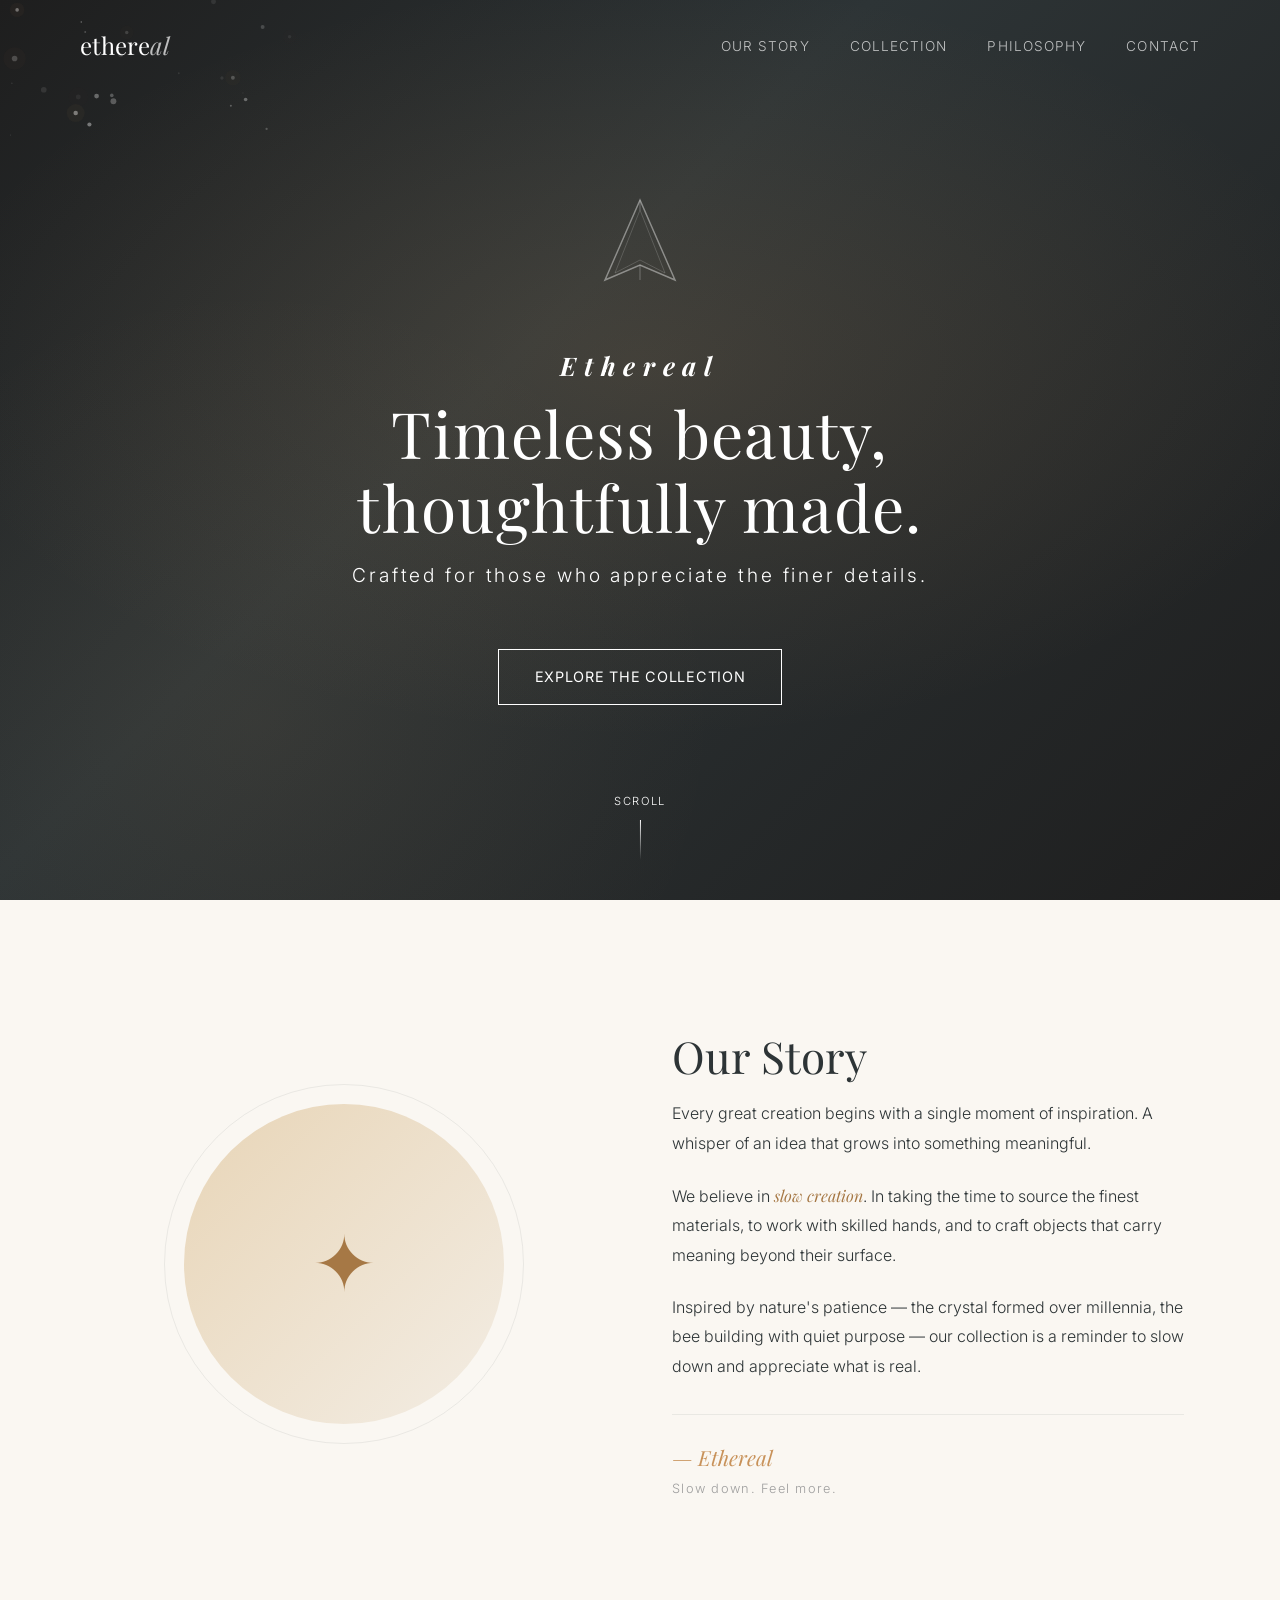
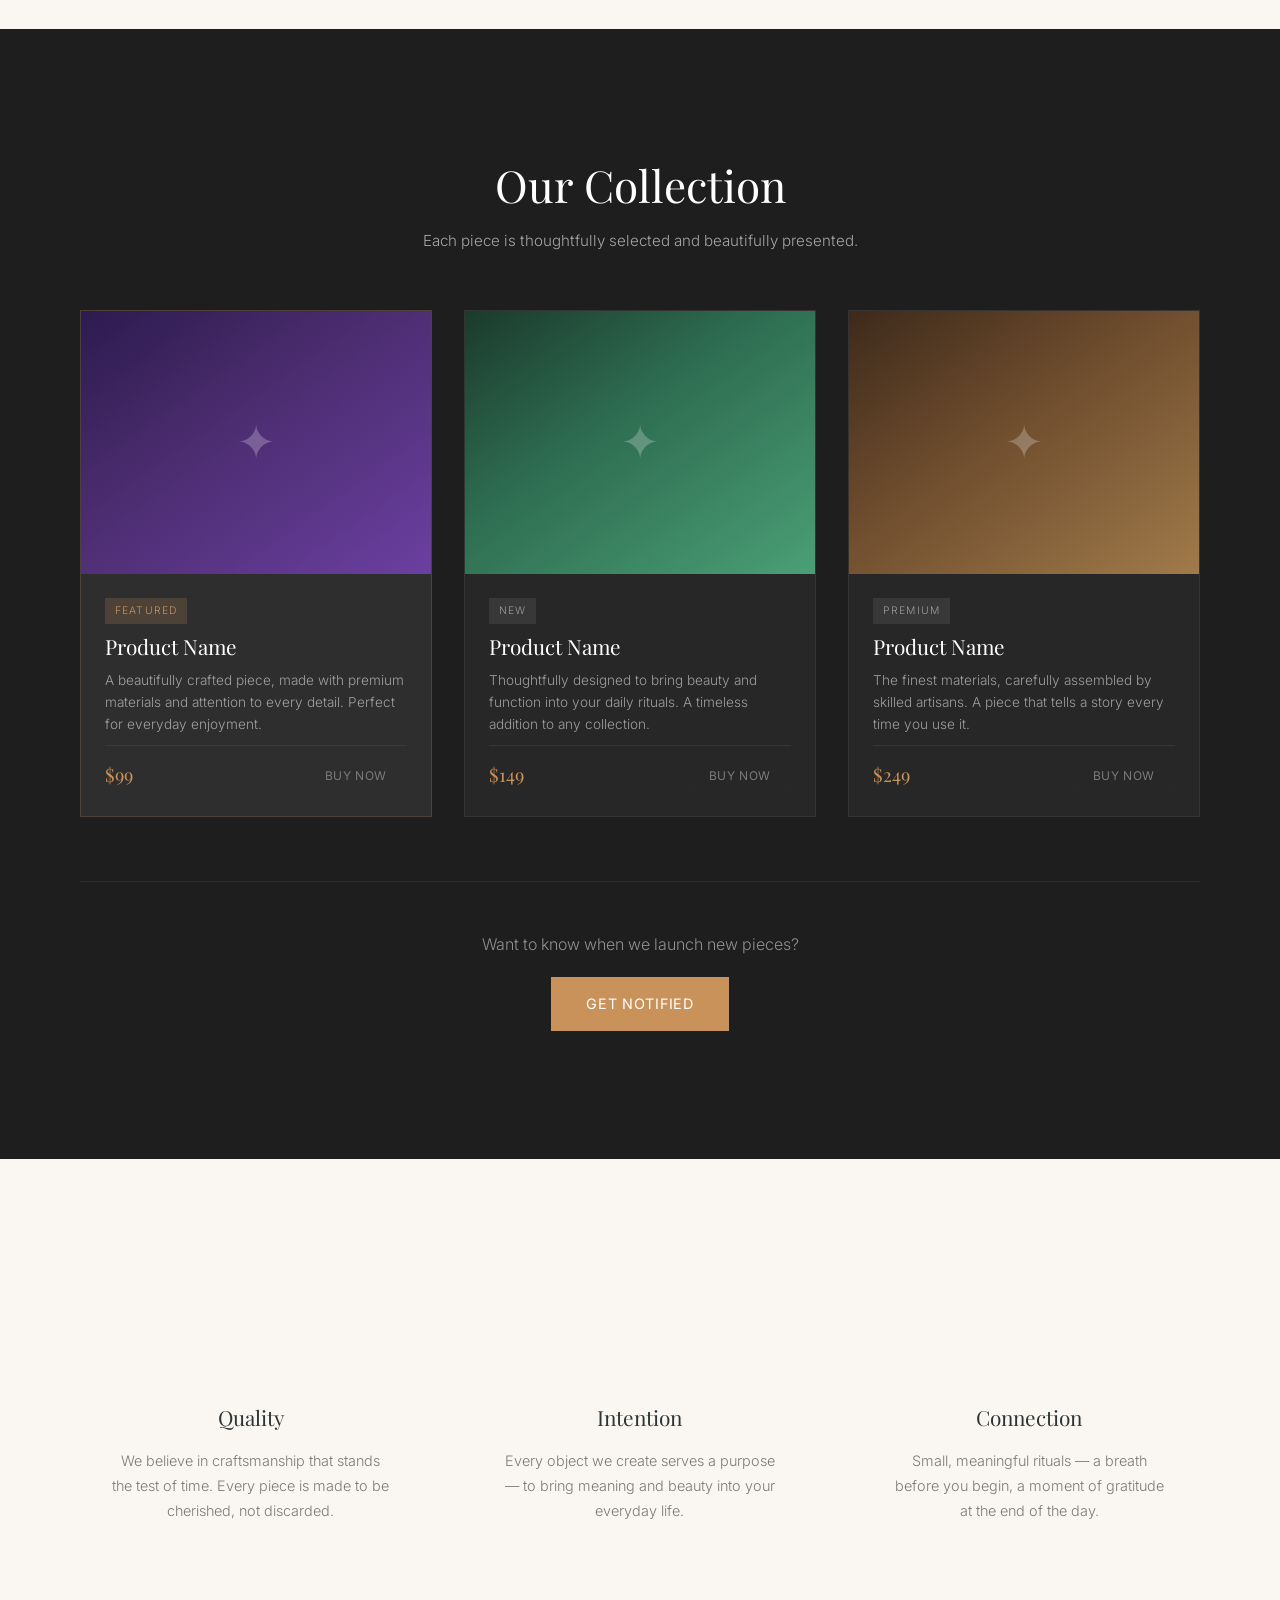
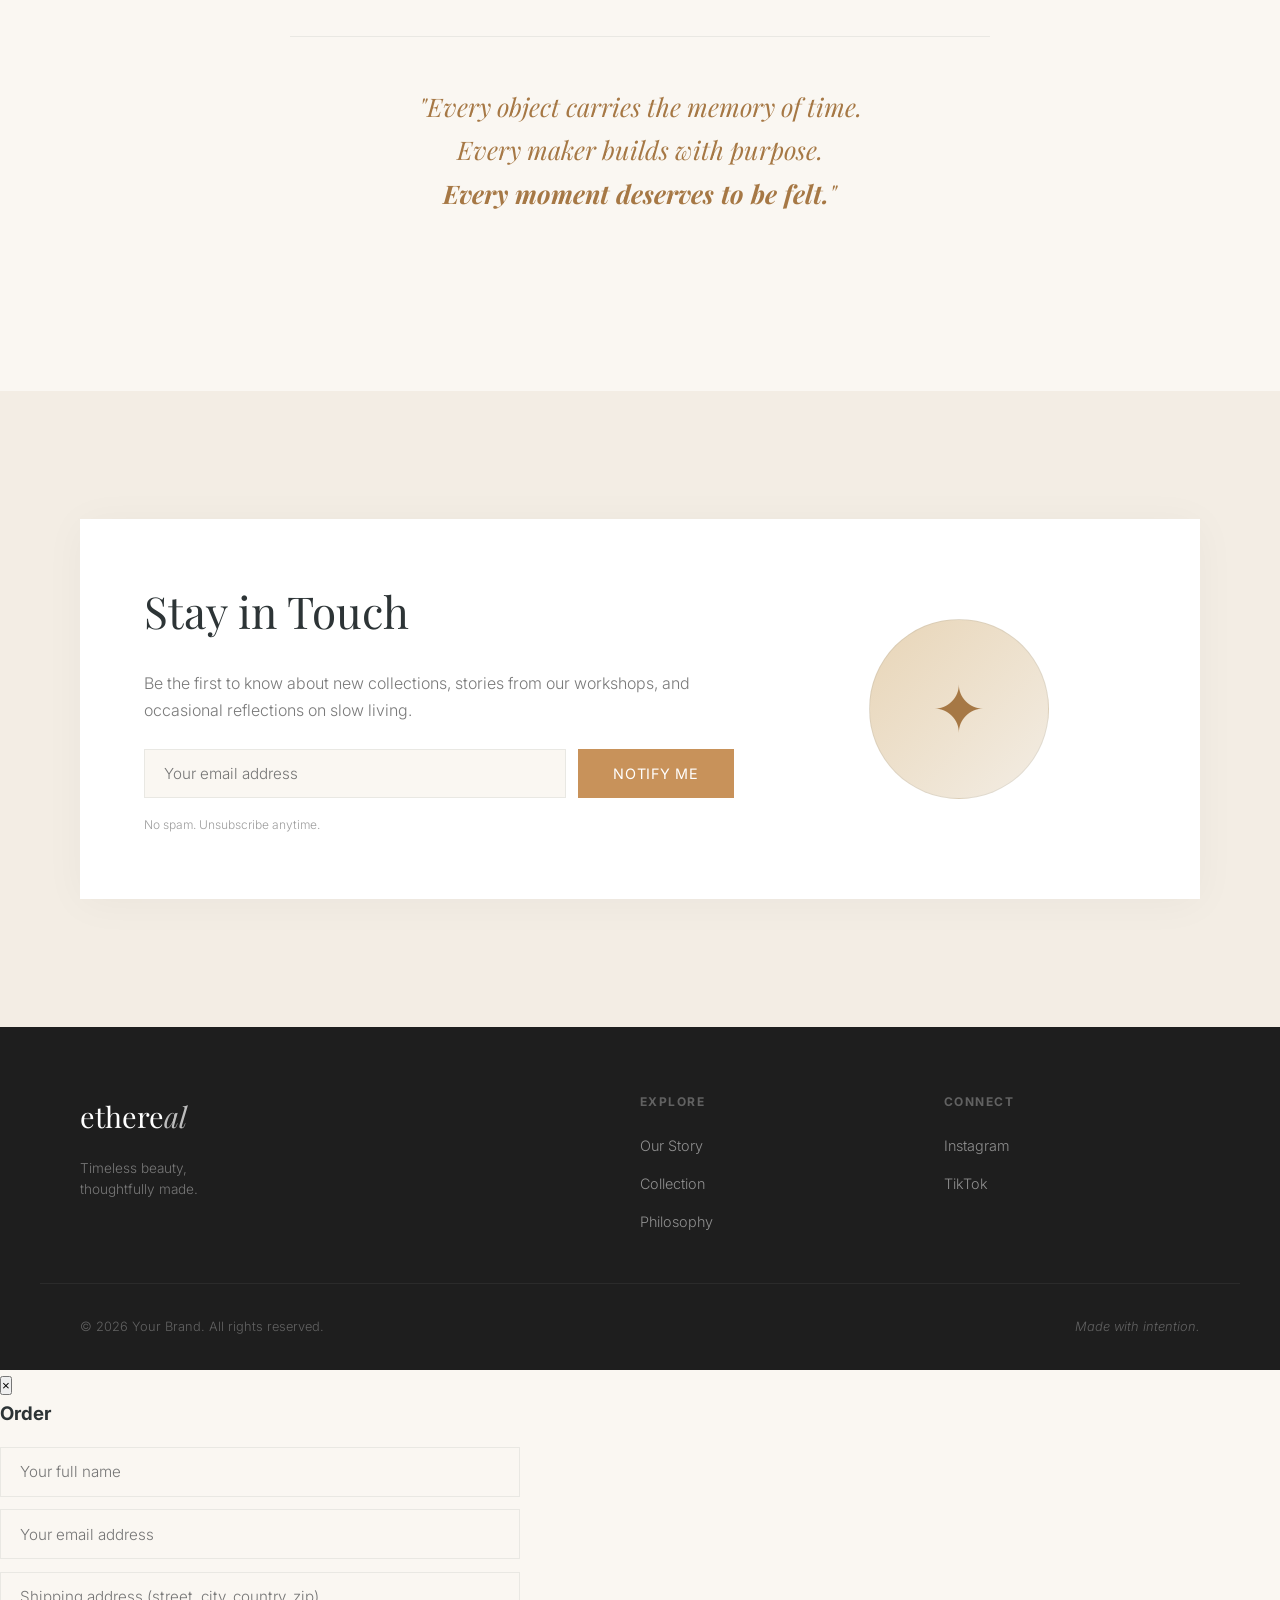
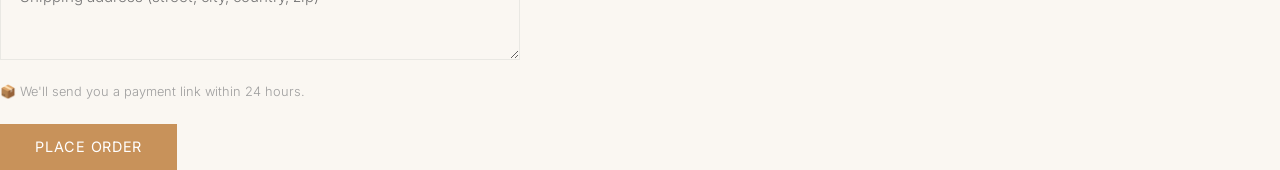
<file: index.html>
<!DOCTYPE html>
<!--
╔══════════════════════════════════════════════════════════════╗
║  ETHEREAL — Premium Brand Template                          ║
║  Design: Minimalist · Warm · Natural · Premium              ║
║  Animations: Floating particles · Reveal on scroll          ║
║              SVG stroke draw · Breathing glow                ║
║                                                              ║
║  HOW TO CUSTOMIZE:                                            ║
║  1. Open css/style.css → edit the :root variables           ║
║  2. Search "CUSTOMIZE" in this file for brand text          ║
║  3. Replace images in images/ directory                     ║
║  4. Deploy to any static host (GitHub Pages, Netlify, etc.) ║
║                                                              ║
║  Full documentation: documentation.html                      ║
╚══════════════════════════════════════════════════════════════╝
-->
<html lang="en">
<head>
  <meta charset="UTF-8" />
  <meta name="viewport" content="width=device-width, initial-scale=1.0" />
  <!-- ===== CUSTOMIZE: Meta ===== -->
  <meta name="description" content="Ethereal — Premium brand template for mindful, luxury, and lifestyle brands." />
  <title>Ethereal — Premium Brand Template</title>
  <link rel="preconnect" href="https://fonts.googleapis.com" />
  <link rel="preconnect" href="https://fonts.gstatic.com" crossorigin />
  <link href="https://fonts.googleapis.com/css2?family=Playfair+Display:ital,wght@0,400;0,600;1,400&family=Inter:wght@300;400;500&display=swap" rel="stylesheet" />
  <link rel="stylesheet" href="css/style.css" />
  <!-- Theme pack: add class="theme-noir" to <html> for dark luxury variant -->
  <link rel="stylesheet" href="css/themes.css" />
</head>
<body>

  <!-- ==================== NAV ==================== -->
  <nav class="nav" id="nav">
    <div class="nav__inner container">
      <!-- CUSTOMIZE: Brand name -->
      <a href="#" class="nav__logo">ethere<span class="nav__logo--ee">al</span></a>
      <button class="nav__toggle" id="navToggle" aria-label="Menu">
        <span></span><span></span><span></span>
      </button>
      <ul class="nav__links" id="navLinks">
        <!-- CUSTOMIZE: Nav links -->
        <li><a href="#story">Our Story</a></li>
        <li><a href="#products">Collection</a></li>
        <li><a href="#philosophy">Philosophy</a></li>
        <li><a href="#contact">Contact</a></li>
      </ul>
    </div>
  </nav>

  <!-- ==================== HERO ==================== -->
  <section class="hero" id="hero">
    <div class="hero__bg"></div>
    <canvas class="hero__particles" id="heroParticles"></canvas>
    <div class="hero__content container">
      <!-- CUSTOMIZE: Hero icon (SVG or emoji) -->
      <div class="hero__icon">
        <svg viewBox="0 0 80 100" width="80" height="100">
          <polygon points="40,5 75,85 40,70 5,85" fill="none" stroke="currentColor" stroke-width="1.5" opacity="0.6"/>
          <polygon points="40,15 65,78 40,65 15,78" fill="none" stroke="currentColor" stroke-width="0.8" opacity="0.3"/>
          <line x1="40" y1="5" x2="40" y2="15" stroke="currentColor" stroke-width="1" opacity="0.4"/>
          <line x1="40" y1="70" x2="40" y2="85" stroke="currentColor" stroke-width="1" opacity="0.4"/>
        </svg>
      </div>
      <h1 class="hero__title">
        <!-- CUSTOMIZE: Hero text -->
        <span class="hero__title--small">Ethereal</span>
        <span class="hero__title--large">Timeless beauty,<br/>thoughtfully made.</span>
        <span class="hero__title--sub">Crafted for those who appreciate the finer details.</span>
      </h1>
      <a href="#products" class="btn btn--outline hero__cta">Explore the collection</a>
    </div>
    <div class="hero__scroll">
      <span>Scroll</span>
      <div class="hero__scroll-line"></div>
    </div>
  </section>

  <!-- ==================== STORY ==================== -->
  <section class="story" id="story">
    <div class="container">
      <div class="story__grid">
        <div class="story__visual">
          <div class="story__shape">
            <div class="story__shape-inner">
              <span class="story__icon">✦</span>
            </div>
          </div>
        </div>
        <div class="story__text">
          <!-- CUSTOMIZE: Story section -->
          <h2 class="section-title">Our Story</h2>
          <p class="story__p">
            Every great creation begins with a single moment of inspiration.
            A whisper of an idea that grows into something meaningful.
          </p>
          <p class="story__p">
            We believe in <em>slow creation</em>. In taking the time to
            source the finest materials, to work with skilled hands, and
            to craft objects that carry meaning beyond their surface.
          </p>
          <p class="story__p">
            Inspired by nature's patience — the crystal formed over millennia,
            the bee building with quiet purpose — our collection is a
            reminder to slow down and appreciate what is real.
          </p>
          <div class="story__signature">
            <span class="story__sig-text">— Ethereal</span>
            <span class="story__sig-sub">Slow down. Feel more.</span>
          </div>
        </div>
      </div>
    </div>
  </section>

  <!-- ==================== PRODUCTS / COLLECTION ==================== -->
  <section class="products" id="products">
    <div class="container">
      <div class="products__header">
        <h2 class="section-title section-title--light">Our Collection</h2>
        <p class="products__intro">
          Each piece is thoughtfully selected and beautifully presented.
        </p>
      </div>

      <div class="products__grid">
        <!-- ===== CUSTOMIZE: Products ===== -->
        <!-- Product 1 -->
        <article class="product-card product-card--featured">
          <div class="product-card__visual">
            <div class="product-card__placeholder product-card__placeholder--1">
              <span class="product-card__placeholder-icon">✦</span>
            </div>
          </div>
          <div class="product-card__body">
            <span class="product-card__tag product-card__tag--featured">Featured</span>
            <h3 class="product-card__title">Product Name</h3>
            <p class="product-card__desc">
              A beautifully crafted piece, made with premium materials
              and attention to every detail. Perfect for everyday enjoyment.
            </p>
            <div class="product-card__footer">
              <span class="product-card__price">$99</span>
              <button class="btn btn--small btn--ghost buy-btn">Buy Now</button>
            </div>
          </div>
        </article>

        <!-- Product 2 -->
        <article class="product-card">
          <div class="product-card__visual">
            <div class="product-card__placeholder product-card__placeholder--2">
              <span class="product-card__placeholder-icon">✦</span>
            </div>
          </div>
          <div class="product-card__body">
            <span class="product-card__tag">New</span>
            <h3 class="product-card__title">Product Name</h3>
            <p class="product-card__desc">
              Thoughtfully designed to bring beauty and function
              into your daily rituals. A timeless addition to any collection.
            </p>
            <div class="product-card__footer">
              <span class="product-card__price">$149</span>
              <button class="btn btn--small btn--ghost buy-btn">Buy Now</button>
            </div>
          </div>
        </article>

        <!-- Product 3 -->
        <article class="product-card">
          <div class="product-card__visual">
            <div class="product-card__placeholder product-card__placeholder--3">
              <span class="product-card__placeholder-icon">✦</span>
            </div>
          </div>
          <div class="product-card__body">
            <span class="product-card__tag">Premium</span>
            <h3 class="product-card__title">Product Name</h3>
            <p class="product-card__desc">
              The finest materials, carefully assembled by skilled artisans.
              A piece that tells a story every time you use it.
            </p>
            <div class="product-card__footer">
              <span class="product-card__price">$249</span>
              <button class="btn btn--small btn--ghost buy-btn">Buy Now</button>
            </div>
          </div>
        </article>
      </div>

      <div class="products__cta">
        <p>Want to know when we launch new pieces?</p>
        <a href="#contact" class="btn btn--primary">Get notified</a>
      </div>
    </div>
  </section>

  <!-- ==================== PHILOSOPHY ==================== -->
  <section class="philosophy" id="philosophy">
    <div class="container">
      <div class="philosophy__grid">
        <!-- CUSTOMIZE: Philosophy items -->
        <div class="philosophy__item">
          <div class="philosophy__icon">
            <svg viewBox="0 0 48 48" width="48" height="48">
              <circle cx="24" cy="24" r="20" fill="none" stroke="currentColor" stroke-width="1"/>
              <path d="M24 12v12l8 8" fill="none" stroke="currentColor" stroke-width="1.5" stroke-linecap="round"/>
            </svg>
          </div>
          <h3 class="philosophy__title">Quality</h3>
          <p class="philosophy__text">
            We believe in craftsmanship that stands the test of time.
            Every piece is made to be cherished, not discarded.
          </p>
        </div>
        <div class="philosophy__item">
          <div class="philosophy__icon">
            <svg viewBox="0 0 48 48" width="48" height="48">
              <path d="M24 8C16 8 12 14 12 20c0 8 12 20 12 20s12-12 12-20c0-6-4-12-12-12z" fill="none" stroke="currentColor" stroke-width="1.5"/>
              <circle cx="24" cy="20" r="4" fill="none" stroke="currentColor" stroke-width="1"/>
            </svg>
          </div>
          <h3 class="philosophy__title">Intention</h3>
          <p class="philosophy__text">
            Every object we create serves a purpose — to bring meaning
            and beauty into your everyday life.
          </p>
        </div>
        <div class="philosophy__item">
          <div class="philosophy__icon">
            <svg viewBox="0 0 48 48" width="48" height="48">
              <path d="M12 36c0-6 4-10 12-18S36 18 36 24" fill="none" stroke="currentColor" stroke-width="1.5" stroke-linecap="round"/>
              <path d="M28 36h8v-8" fill="none" stroke="currentColor" stroke-width="1.5" stroke-linecap="round" stroke-linejoin="round"/>
            </svg>
          </div>
          <h3 class="philosophy__title">Connection</h3>
          <p class="philosophy__text">
            Small, meaningful rituals — a breath before you begin,
            a moment of gratitude at the end of the day.
          </p>
        </div>
      </div>

      <div class="philosophy__quote">
        <blockquote>
          "Every object carries the memory of time.<br/>
          Every maker builds with purpose.<br/>
          <strong>Every moment deserves to be felt.</strong>"
        </blockquote>
      </div>
    </div>
  </section>

  <!-- ==================== CONTACT ==================== -->
  <section class="contact" id="contact">
    <div class="container">
      <div class="contact__card">
        <div class="contact__content">
          <!-- CUSTOMIZE: Contact text -->
          <h2 class="section-title">Stay in Touch</h2>
          <p class="contact__text">
            Be the first to know about new collections, stories from our
            workshops, and occasional reflections on slow living.
          </p>
          <form class="contact__form" id="waitlistForm">
            <input
              type="email"
              id="emailInput"
              class="contact__input"
              placeholder="Your email address"
              required
              aria-label="Email address"
            />
            <button type="submit" class="btn btn--primary contact__btn">Notify me</button>
          </form>
          <p class="contact__privacy">
            No spam. Unsubscribe anytime.
          </p>
          <div class="contact__success" id="successMsg">
            Thank you! We'll be in touch.
          </div>
        </div>
        <div class="contact__visual">
          <div class="contact__circle"></div>
          <span class="contact__icon">✦</span>
        </div>
      </div>
    </div>
  </section>

  <!-- ==================== FOOTER ==================== -->
  <footer class="footer">
    <div class="container footer__inner">
      <div class="footer__brand">
        <!-- CUSTOMIZE: Footer brand -->
        <a href="#" class="nav__logo">ethere<span class="nav__logo--ee">al</span></a>
        <p class="footer__tagline">Timeless beauty,<br/>thoughtfully made.</p>
      </div>
      <div class="footer__links">
        <h4 class="footer__heading">Explore</h4>
        <ul>
          <li><a href="#story">Our Story</a></li>
          <li><a href="#products">Collection</a></li>
          <li><a href="#philosophy">Philosophy</a></li>
        </ul>
      </div>
      <div class="footer__social">
        <h4 class="footer__heading">Connect</h4>
        <ul>
          <li><a href="#" target="_blank">Instagram</a></li>
          <li><a href="#" target="_blank">TikTok</a></li>
        </ul>
      </div>
    </div>
    <div class="footer__bottom container">
      <p>&copy; 2026 Your Brand. All rights reserved.</p>
      <p class="footer__credit">Made with intention.</p>
    </div>
  </footer>

  <!-- Cursor glow (desktop only) -->
  <div class="cursor-glow" id="cursorGlow"></div>

  <script src="js/main.js"></script>
</body>
</html>
</file>
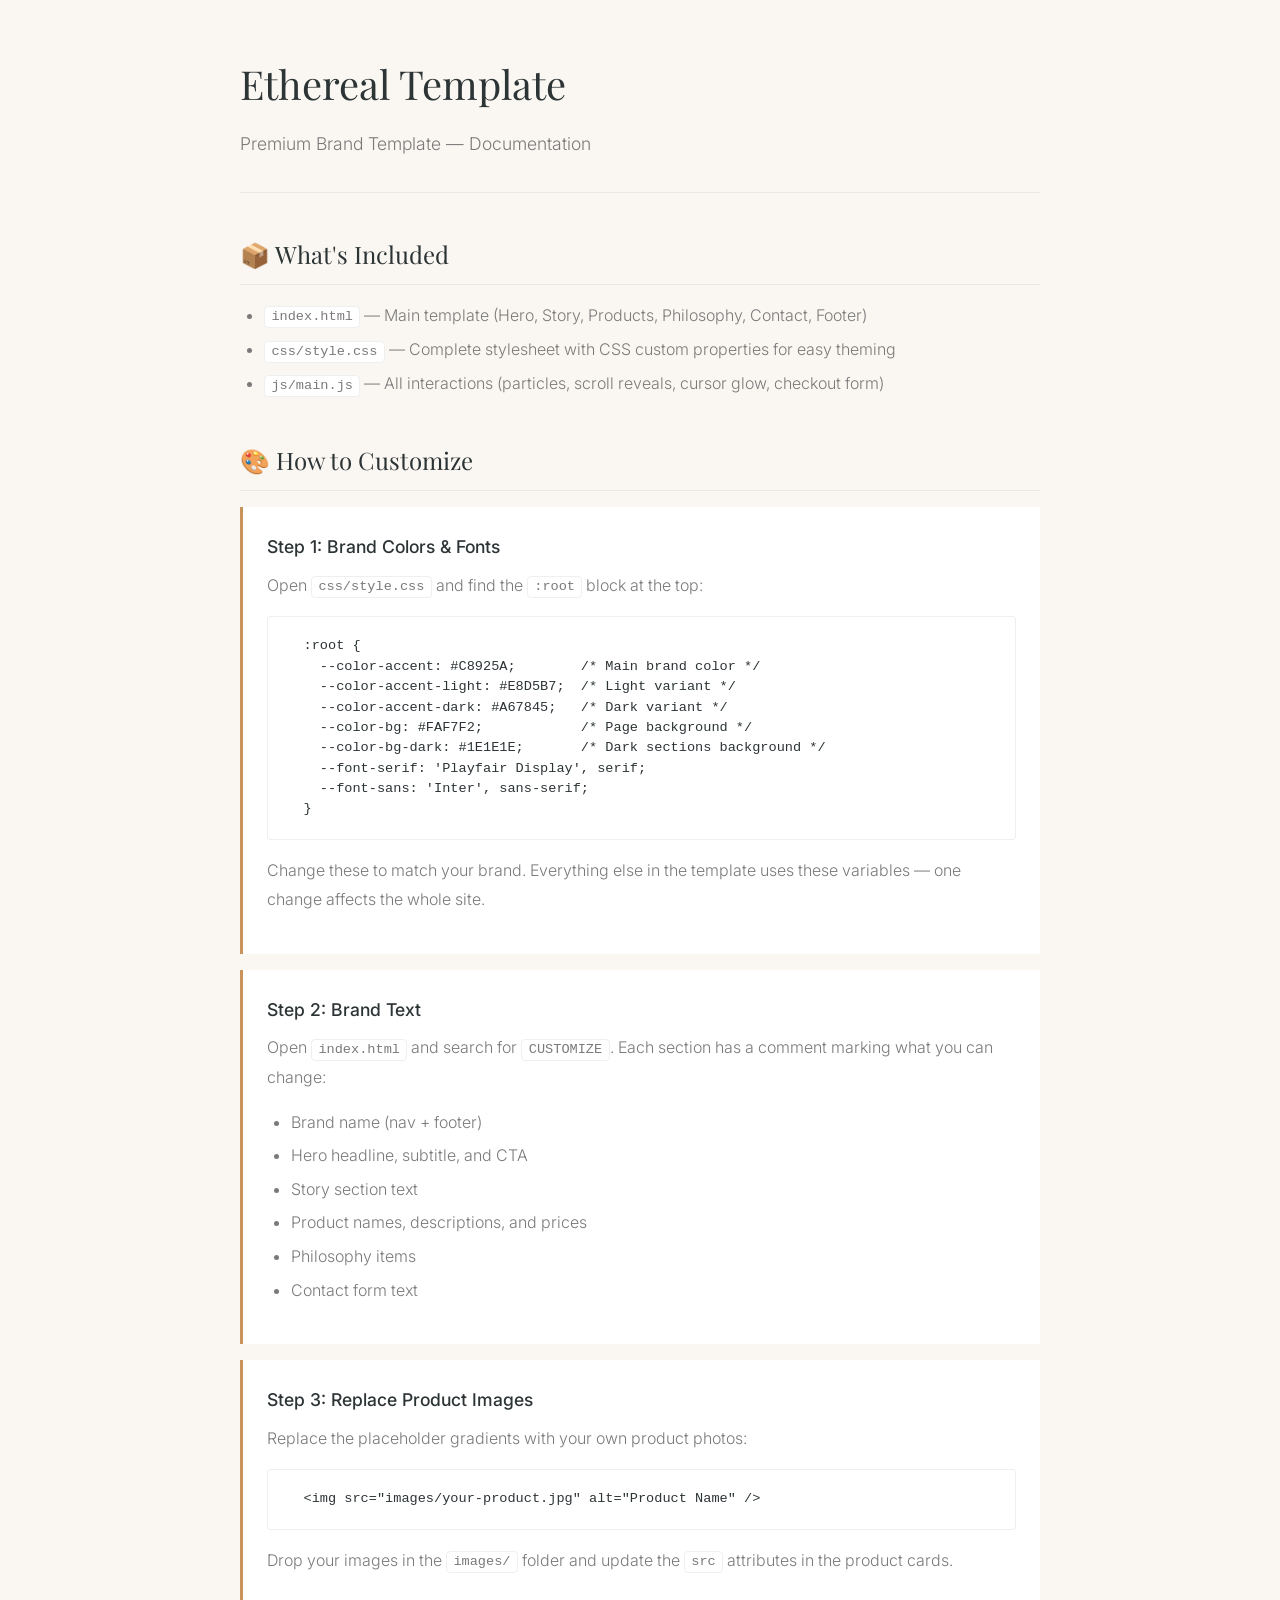
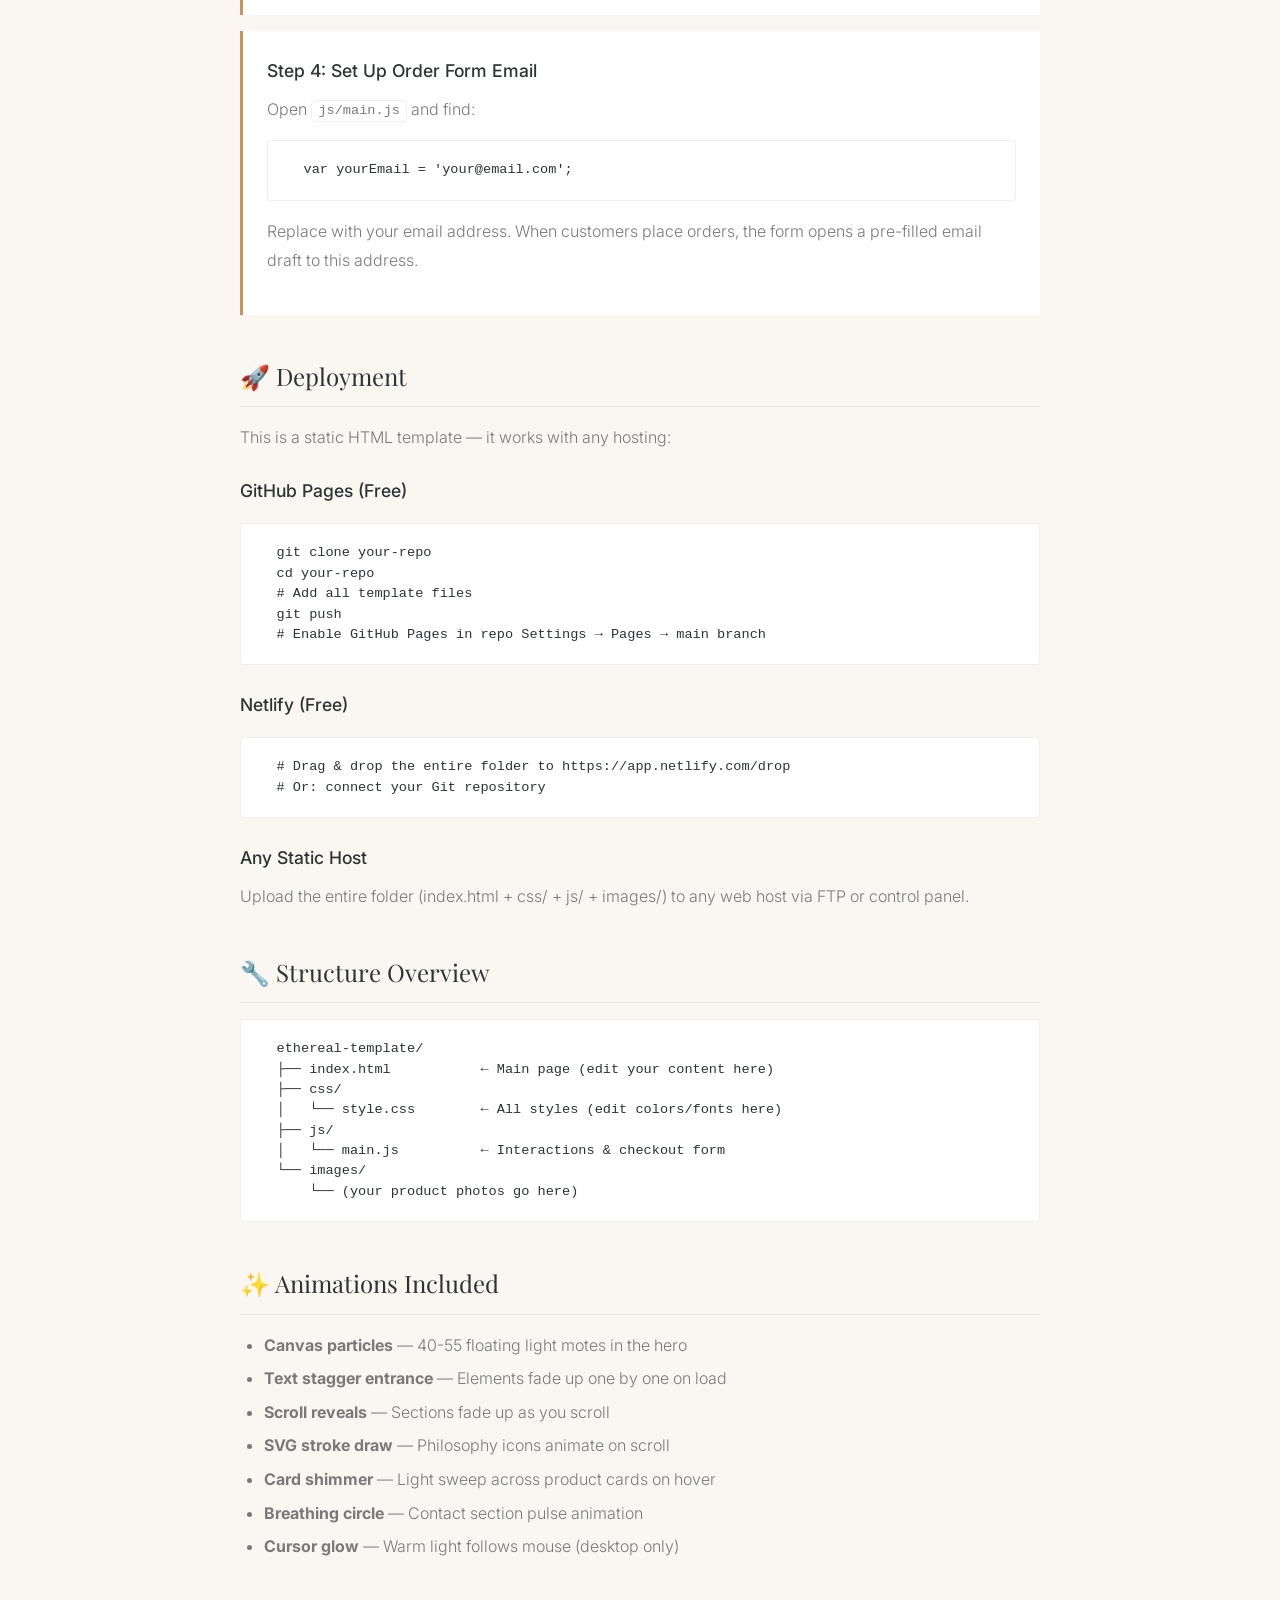
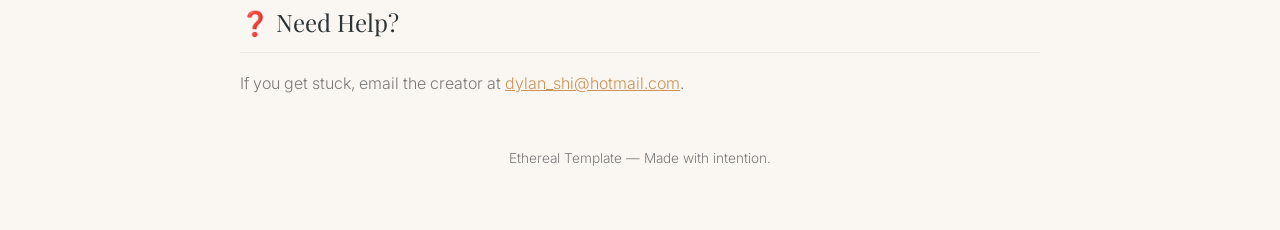
<file: documentation.html>
<!DOCTYPE html>
<html lang="en">
<head>
  <meta charset="UTF-8" />
  <meta name="viewport" content="width=device-width, initial-scale=1.0" />
  <title>Ethereal Template — Documentation</title>
  <link rel="preconnect" href="https://fonts.googleapis.com" />
  <link rel="preconnect" href="https://fonts.gstatic.com" crossorigin />
  <link href="https://fonts.googleapis.com/css2?family=Inter:wght@300;400;500;600&family=Playfair+Display:ital@0;1&display=swap" rel="stylesheet" />
  <style>
    :root {
      --font-sans: 'Inter', -apple-system, sans-serif;
      --font-serif: 'Playfair Display', Georgia, serif;
      --accent: #C8925A;
      --accent-dark: #A67845;
      --bg: #FAF7F2;
      --text: #2D3436;
      --text-light: #7A7A7A;
      --border: rgba(45, 52, 54, 0.08);
    }
    * { margin: 0; padding: 0; box-sizing: border-box; }
    body {
      font-family: var(--font-sans);
      font-weight: 300;
      font-size: 1rem;
      line-height: 1.8;
      color: var(--text);
      background: var(--bg);
      padding: 3rem 1.5rem;
    }
    .container { max-width: 800px; margin: 0 auto; }
    h1 {
      font-family: var(--font-serif);
      font-size: 2.5rem;
      font-weight: 400;
      margin-bottom: 0.5rem;
    }
    h2 {
      font-family: var(--font-serif);
      font-size: 1.5rem;
      font-weight: 400;
      margin: 2.5rem 0 1rem;
      padding-bottom: 0.5rem;
      border-bottom: 1px solid var(--border);
    }
    h3 {
      font-size: 1.1rem;
      font-weight: 500;
      margin: 1.5rem 0 0.5rem;
    }
    p { margin-bottom: 1rem; color: var(--text-light); }
    code, pre {
      font-family: 'SF Mono', 'Fira Code', monospace;
      font-size: 0.85rem;
      background: #fff;
      border: 1px solid var(--border);
      border-radius: 4px;
    }
    code { padding: 0.15rem 0.4rem; }
    pre {
      padding: 1.2rem;
      overflow-x: auto;
      margin: 1rem 0;
      line-height: 1.5;
    }
    .step {
      background: #fff;
      padding: 1.5rem;
      margin: 1rem 0;
      border-left: 3px solid var(--accent);
    }
    .step h3 { margin-top: 0; }
    .tag {
      display: inline-block;
      background: var(--accent);
      color: #fff;
      font-size: 0.7rem;
      font-weight: 500;
      letter-spacing: 0.05em;
      text-transform: uppercase;
      padding: 0.2rem 0.6rem;
      margin-right: 0.3rem;
    }
    ul { margin: 0.5rem 0 1rem 1.5rem; }
    li { margin-bottom: 0.3rem; color: var(--text-light); }
    hr { border: none; border-top: 1px solid var(--border); margin: 2rem 0; }
    .footer-doc { margin-top: 3rem; font-size: 0.85rem; color: var(--text-light); text-align: center; }
  </style>
</head>
<body>
<div class="container">

  <h1>Ethereal Template</h1>
  <p style="font-size:1.1rem">Premium Brand Template — Documentation</p>

  <hr/>

  <h2>📦 What's Included</h2>
  <ul>
    <li><code>index.html</code> — Main template (Hero, Story, Products, Philosophy, Contact, Footer)</li>
    <li><code>css/style.css</code> — Complete stylesheet with CSS custom properties for easy theming</li>
    <li><code>js/main.js</code> — All interactions (particles, scroll reveals, cursor glow, checkout form)</li>
  </ul>

  <h2>🎨 How to Customize</h2>

  <div class="step">
    <h3>Step 1: Brand Colors & Fonts</h3>
    <p>Open <code>css/style.css</code> and find the <code>:root</code> block at the top:</p>
    <pre>  :root {
    --color-accent: #C8925A;        /* Main brand color */
    --color-accent-light: #E8D5B7;  /* Light variant */
    --color-accent-dark: #A67845;   /* Dark variant */
    --color-bg: #FAF7F2;            /* Page background */
    --color-bg-dark: #1E1E1E;       /* Dark sections background */
    --font-serif: 'Playfair Display', serif;
    --font-sans: 'Inter', sans-serif;
  }</pre>
    <p>Change these to match your brand. Everything else in the template uses these variables — one change affects the whole site.</p>
  </div>

  <div class="step">
    <h3>Step 2: Brand Text</h3>
    <p>Open <code>index.html</code> and search for <code>CUSTOMIZE</code>. Each section has a comment marking what you can change:</p>
    <ul>
      <li>Brand name (nav + footer)</li>
      <li>Hero headline, subtitle, and CTA</li>
      <li>Story section text</li>
      <li>Product names, descriptions, and prices</li>
      <li>Philosophy items</li>
      <li>Contact form text</li>
    </ul>
  </div>

  <div class="step">
    <h3>Step 3: Replace Product Images</h3>
    <p>Replace the placeholder gradients with your own product photos:</p>
    <pre>  &lt;img src="images/your-product.jpg" alt="Product Name" /&gt;</pre>
    <p>Drop your images in the <code>images/</code> folder and update the <code>src</code> attributes in the product cards.</p>
  </div>

  <div class="step">
    <h3>Step 4: Set Up Order Form Email</h3>
    <p>Open <code>js/main.js</code> and find:</p>
    <pre>  var yourEmail = 'your@email.com';</pre>
    <p>Replace with your email address. When customers place orders, the form opens a pre-filled email draft to this address.</p>
  </div>

  <h2>🚀 Deployment</h2>
  <p>This is a static HTML template — it works with any hosting:</p>

  <h3>GitHub Pages (Free)</h3>
  <pre>  git clone your-repo
  cd your-repo
  # Add all template files
  git push
  # Enable GitHub Pages in repo Settings → Pages → main branch</pre>

  <h3>Netlify (Free)</h3>
  <pre>  # Drag & drop the entire folder to https://app.netlify.com/drop
  # Or: connect your Git repository</pre>

  <h3>Any Static Host</h3>
  <p>Upload the entire folder (index.html + css/ + js/ + images/) to any web host via FTP or control panel.</p>

  <h2>🔧 Structure Overview</h2>
  <pre>  ethereal-template/
  ├── index.html           ← Main page (edit your content here)
  ├── css/
  │   └── style.css        ← All styles (edit colors/fonts here)
  ├── js/
  │   └── main.js          ← Interactions & checkout form
  └── images/
      └── (your product photos go here)</pre>

  <h2>✨ Animations Included</h2>
  <ul>
    <li><strong>Canvas particles</strong> — 40-55 floating light motes in the hero</li>
    <li><strong>Text stagger entrance</strong> — Elements fade up one by one on load</li>
    <li><strong>Scroll reveals</strong> — Sections fade up as you scroll</li>
    <li><strong>SVG stroke draw</strong> — Philosophy icons animate on scroll</li>
    <li><strong>Card shimmer</strong> — Light sweep across product cards on hover</li>
    <li><strong>Breathing circle</strong> — Contact section pulse animation</li>
    <li><strong>Cursor glow</strong> — Warm light follows mouse (desktop only)</li>
  </ul>

  <h2>❓ Need Help?</h2>
  <p>If you get stuck, email the creator at <a href="mailto:dylan_shi@hotmail.com" style="color:var(--accent)">dylan_shi@hotmail.com</a>.</p>

  <div class="footer-doc">
    <p>Ethereal Template — Made with intention.</p>
  </div>

</div>
</body>
</html>
</file>
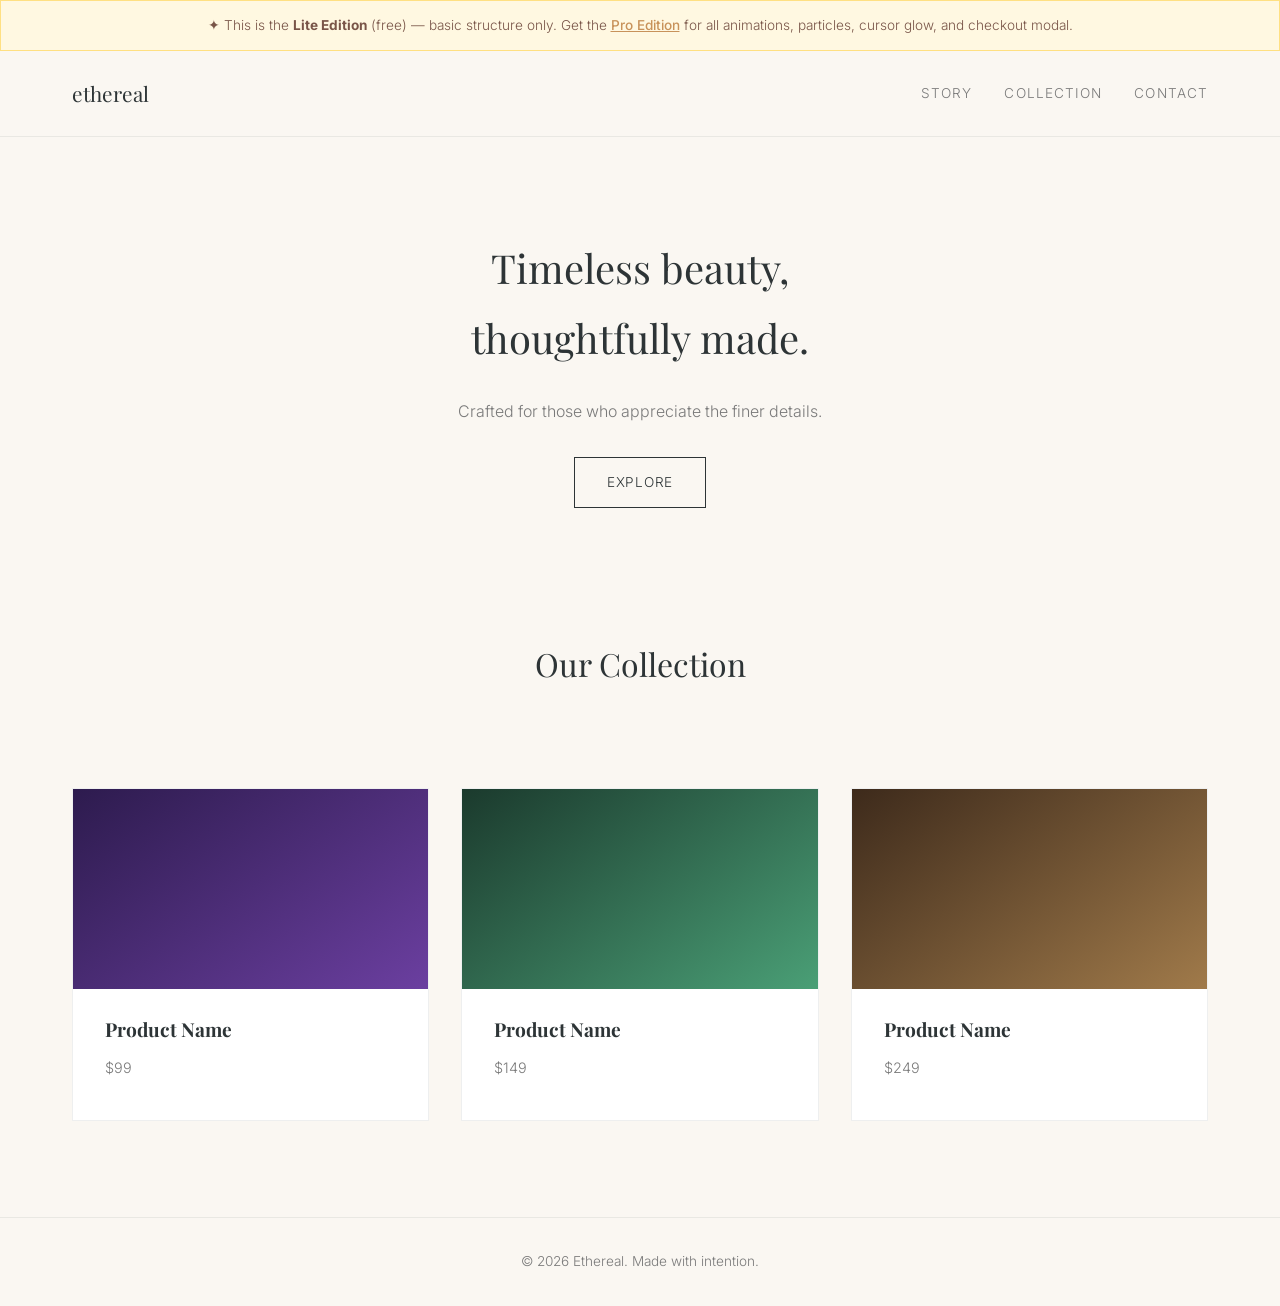
<file: index-lite.html>
<!DOCTYPE html>
<html lang="en">
<head>
  <meta charset="UTF-8" />
  <meta name="viewport" content="width=device-width, initial-scale=1.0" />
  <meta name="description" content="Ethereal — Premium brand template" />
  <title>Ethereal — Free Lite Edition</title>
  <link rel="preconnect" href="https://fonts.googleapis.com" />
  <link rel="preconnect" href="https://fonts.gstatic.com" crossorigin />
  <link href="https://fonts.googleapis.com/css2?family=Playfair+Display:ital,wght@0,400;1,400&family=Inter:wght@300;400&display=swap" rel="stylesheet" />
  <style>
    *{margin:0;padding:0;box-sizing:border-box}
    :root{--bg:#FAF7F2;--text:#2D3436;--text-light:#7A7A7A;--accent:#C8925A;--border:rgba(45,52,54,0.08);--serif:'Playfair Display',Georgia,serif;--sans:'Inter',sans-serif}
    body{font-family:var(--sans);font-weight:300;font-size:1rem;line-height:1.75;color:var(--text);background:var(--bg)}
    .container{max-width:1200px;margin:0 auto;padding:0 2rem}
    nav{padding:1.5rem 0;border-bottom:1px solid var(--border)}
    h1{font-family:var(--serif);font-size:2.5rem;font-weight:400}
    .hero{padding:6rem 0;text-align:center}
    .grid{display:grid;grid-template-columns:repeat(3,1fr);gap:2rem;padding:4rem 0}
    .card{padding:2rem;background:#fff;border:1px solid var(--border)}
    @media(max-width:768px){.grid{grid-template-columns:1fr}}

    /* Lite notice banner */
    .lite-notice{background:#FFF8E1;border:1px solid #FFE082;padding:0.8rem;text-align:center;font-size:0.85rem;color:#795548}
    .lite-notice a{color:var(--accent);font-weight:500}
  </style>
</head>
<body>
  <div class="lite-notice">
    ✦ This is the <strong>Lite Edition</strong> (free) — basic structure only.
    Get the <a href="https://github.com/dylanshi-cloud/ethereal-template#-pricing">Pro Edition</a>
    for all animations, particles, cursor glow, and checkout modal.
  </div>

  <nav>
    <div class="container" style="display:flex;justify-content:space-between;align-items:center">
      <span style="font-family:var(--serif);font-size:1.3rem">ethereal</span>
      <div style="display:flex;gap:2rem;font-size:0.85rem;text-transform:uppercase;letter-spacing:0.08em">
        <a href="#" style="color:var(--text-light);text-decoration:none">Story</a>
        <a href="#" style="color:var(--text-light);text-decoration:none">Collection</a>
        <a href="#" style="color:var(--text-light);text-decoration:none">Contact</a>
      </div>
    </div>
  </nav>

  <section class="hero">
    <div class="container">
      <h1>Timeless beauty,<br/>thoughtfully made.</h1>
      <p style="color:var(--text-light);margin:1.5rem 0 2rem">Crafted for those who appreciate the finer details.</p>
      <a href="#" style="display:inline-block;padding:0.8rem 2rem;border:1px solid var(--text);text-decoration:none;color:var(--text);text-transform:uppercase;letter-spacing:0.05em;font-size:0.85rem">Explore</a>
    </div>
  </section>

  <section style="padding:2rem 0;background:var(--bg)">
    <div class="container">
      <h2 style="font-family:var(--serif);font-size:2rem;font-weight:400;margin-bottom:2rem;text-align:center">Our Collection</h2>
      <div class="grid">
        <div class="card">
          <div style="background:linear-gradient(145deg,#2D1B4E,#6B3FA0);height:200px;margin:-2rem -2rem 1.5rem"></div>
          <h3 style="font-family:var(--serif);font-size:1.2rem">Product Name</h3>
          <p style="color:var(--text-light);font-size:0.9rem;margin:0.5rem 0">$99</p>
        </div>
        <div class="card">
          <div style="background:linear-gradient(145deg,#1B3A2D,#4A9F76);height:200px;margin:-2rem -2rem 1.5rem"></div>
          <h3 style="font-family:var(--serif);font-size:1.2rem">Product Name</h3>
          <p style="color:var(--text-light);font-size:0.9rem;margin:0.5rem 0">$149</p>
        </div>
        <div class="card">
          <div style="background:linear-gradient(145deg,#3D2A1B,#A07A4A);height:200px;margin:-2rem -2rem 1.5rem"></div>
          <h3 style="font-family:var(--serif);font-size:1.2rem">Product Name</h3>
          <p style="color:var(--text-light);font-size:0.9rem;margin:0.5rem 0">$249</p>
        </div>
      </div>
    </div>
  </section>

  <footer style="padding:2rem 0;text-align:center;border-top:1px solid var(--border);color:var(--text-light);font-size:0.85rem">
    <p class="container">© 2026 Ethereal. Made with intention.</p>
  </footer>
</body>
</html>
</file>
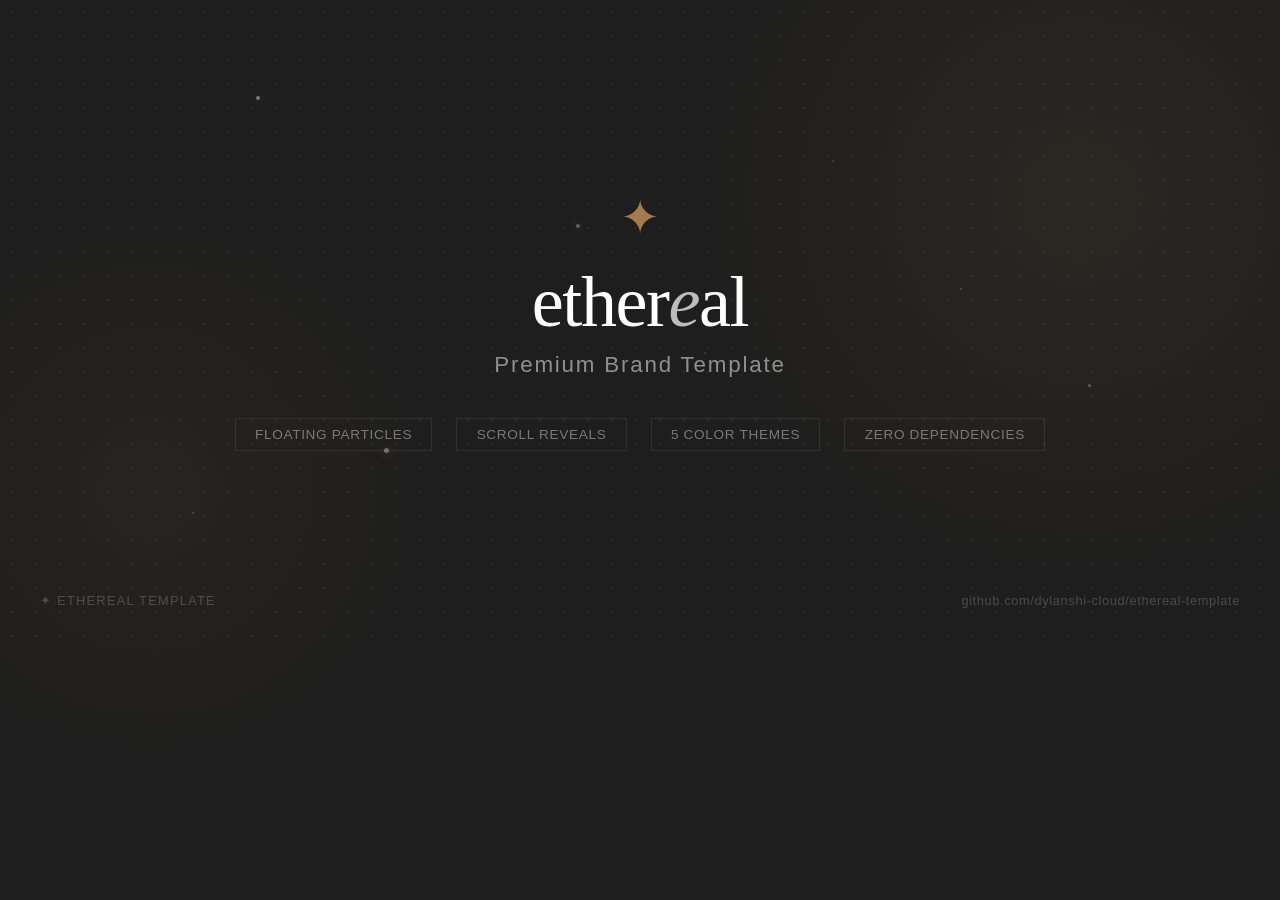
<file: social-preview.html>
<!DOCTYPE html>
<html lang="en">
<head>
<meta charset="UTF-8" />
<meta name="viewport" content="width=device-width, initial-scale=1.0" />
<title>Ethereal — Social Preview Card</title>
<style>
*{margin:0;padding:0;box-sizing:border-box}
body{width:1280px;height:640px;overflow:hidden;font-family:'Inter','Helvetica Neue',sans-serif;background:#1E1E1E;display:flex;align-items:center;justify-content:center;position:relative}

/* Background glow */
body::before{content:'';position:absolute;width:800px;height:800px;background:radial-gradient(circle,rgba(200,146,90,0.08) 0%,transparent 70%);top:-200px;right:-200px;pointer-events:none}
body::after{content:'';position:absolute;width:600px;height:600px;background:radial-gradient(circle,rgba(200,146,90,0.05) 0%,transparent 70%);bottom:-150px;left:-150px;pointer-events:none}

/* Dots texture */
.dots{position:absolute;inset:0;background-image:radial-gradient(rgba(255,255,255,0.06) 1px,transparent 1px);background-size:24px 24px;pointer-events:none}

/* Particles simulation */
.p{position:absolute;width:3px;height:3px;border-radius:50%;background:rgba(255,255,255,0.3);pointer-events:none}
.p1{top:15%;left:20%;width:4px;height:4px;box-shadow:0 0 8px rgba(200,146,90,0.3);background:rgba(255,255,255,0.4)}
.p2{top:45%;left:75%;width:2px;height:2px;background:rgba(255,255,255,0.2)}
.p3{top:70%;left:30%;width:5px;height:5px;box-shadow:0 0 12px rgba(200,146,90,0.4);background:rgba(255,255,255,0.35)}
.p4{top:25%;left:65%;width:2px;height:2px;background:rgba(255,255,255,0.15)}
.p5{top:60%;left:85%;width:3px;height:3px;box-shadow:0 0 6px rgba(200,146,90,0.2);background:rgba(255,255,255,0.25)}
.p6{top:80%;left:15%;width:2px;height:2px;background:rgba(255,255,255,0.2)}
.p7{top:35%;left:45%;width:4px;height:4px;box-shadow:0 0 10px rgba(200,146,90,0.35);background:rgba(255,255,255,0.3)}
.p8{top:55%;left:55%;width:2px;height:2px;background:rgba(255,255,255,0.15)}

.card{position:relative;z-index:1;text-align:center;padding:3rem}
.icon{font-size:3rem;color:#C8925A;margin-bottom:1rem;opacity:0.8}
h1{font-family:'Georgia','Playfair Display',serif;font-size:4.5rem;font-weight:400;color:#fff;letter-spacing:-0.02em;margin-bottom:0.5rem}
h1 em{font-style:italic;opacity:0.7}
.tagline{font-size:1.4rem;color:rgba(255,255,255,0.5);font-weight:300;letter-spacing:0.08em;margin-bottom:2.5rem}
.features{display:flex;gap:1.5rem;justify-content:center;flex-wrap:wrap}
.feature{padding:0.5rem 1.2rem;border:1px solid rgba(255,255,255,0.08);font-size:0.85rem;color:rgba(255,255,255,0.4);letter-spacing:0.05em;text-transform:uppercase}
.brand{position:absolute;bottom:2rem;left:2.5rem;font-size:0.8rem;color:rgba(255,255,255,0.2);letter-spacing:0.1em;text-transform:uppercase}
.demo{position:absolute;bottom:2rem;right:2.5rem;font-size:0.8rem;color:rgba(255,255,255,0.2);letter-spacing:0.05em}
</style>
</head>
<body>
<div class="dots"></div>
<div class="p p1"></div><div class="p p2"></div><div class="p p3"></div><div class="p p4"></div>
<div class="p p5"></div><div class="p p6"></div><div class="p p7"></div><div class="p p8"></div>

<div class="card">
  <div class="icon">✦</div>
  <h1>ether<em>e</em>al</h1>
  <p class="tagline">Premium Brand Template</p>
  <div class="features">
    <span class="feature">Floating Particles</span>
    <span class="feature">Scroll Reveals</span>
    <span class="feature">5 Color Themes</span>
    <span class="feature">Zero Dependencies</span>
  </div>
</div>

<div class="brand">✦ Ethereal Template</div>
<div class="demo">github.com/dylanshi-cloud/ethereal-template</div>
</body>
</html>
</file>
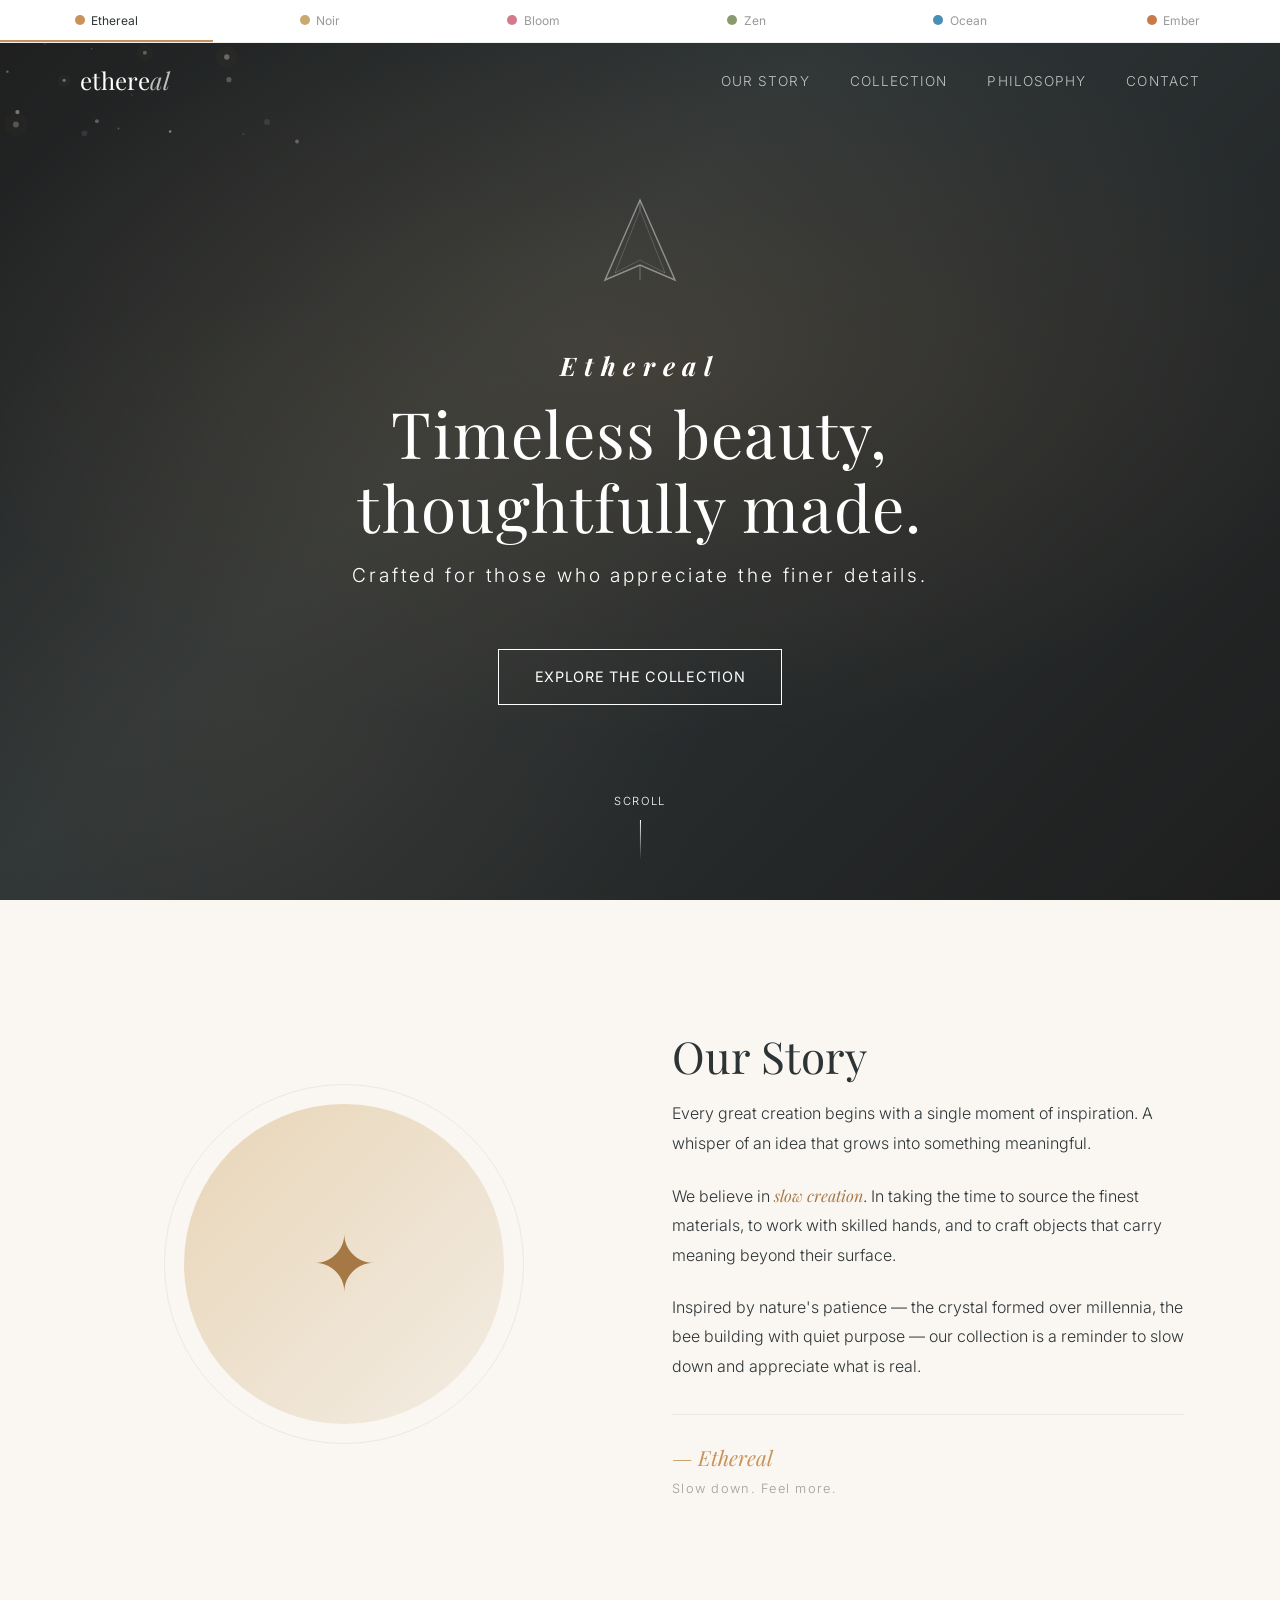
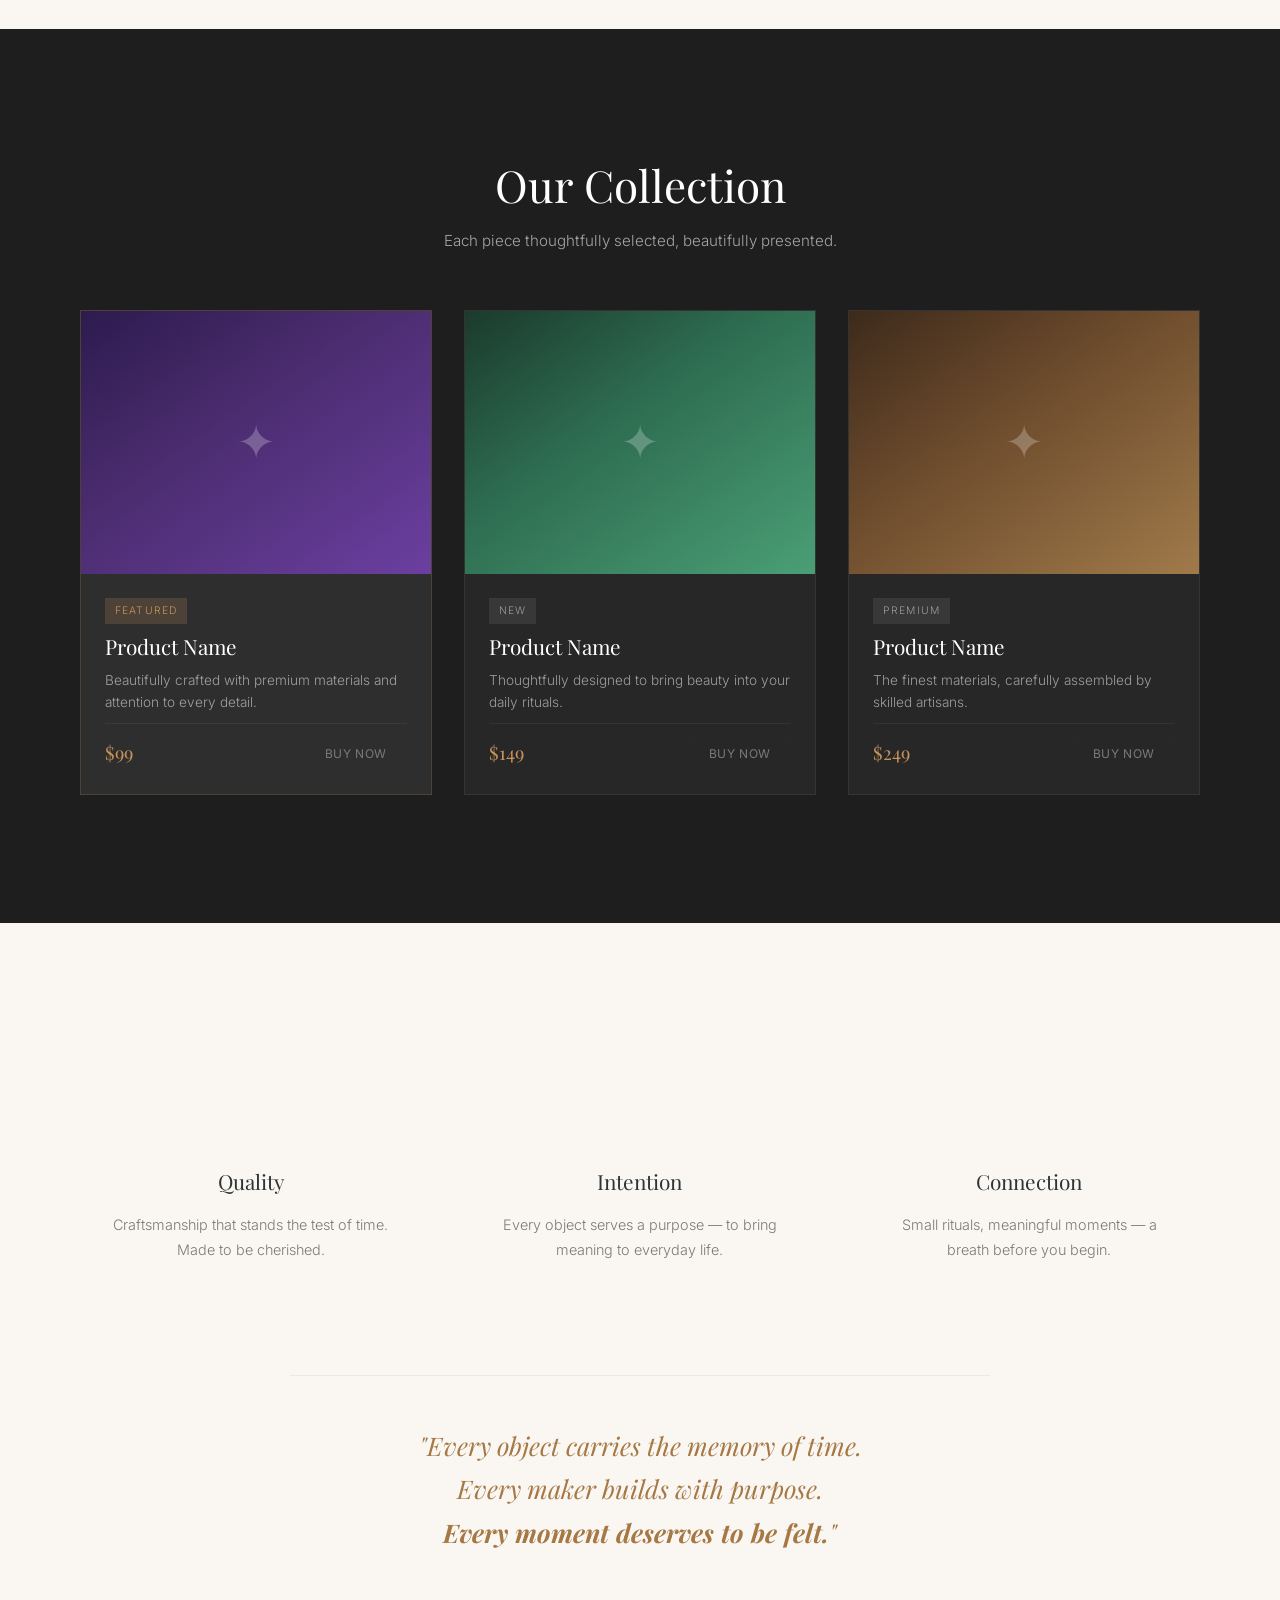
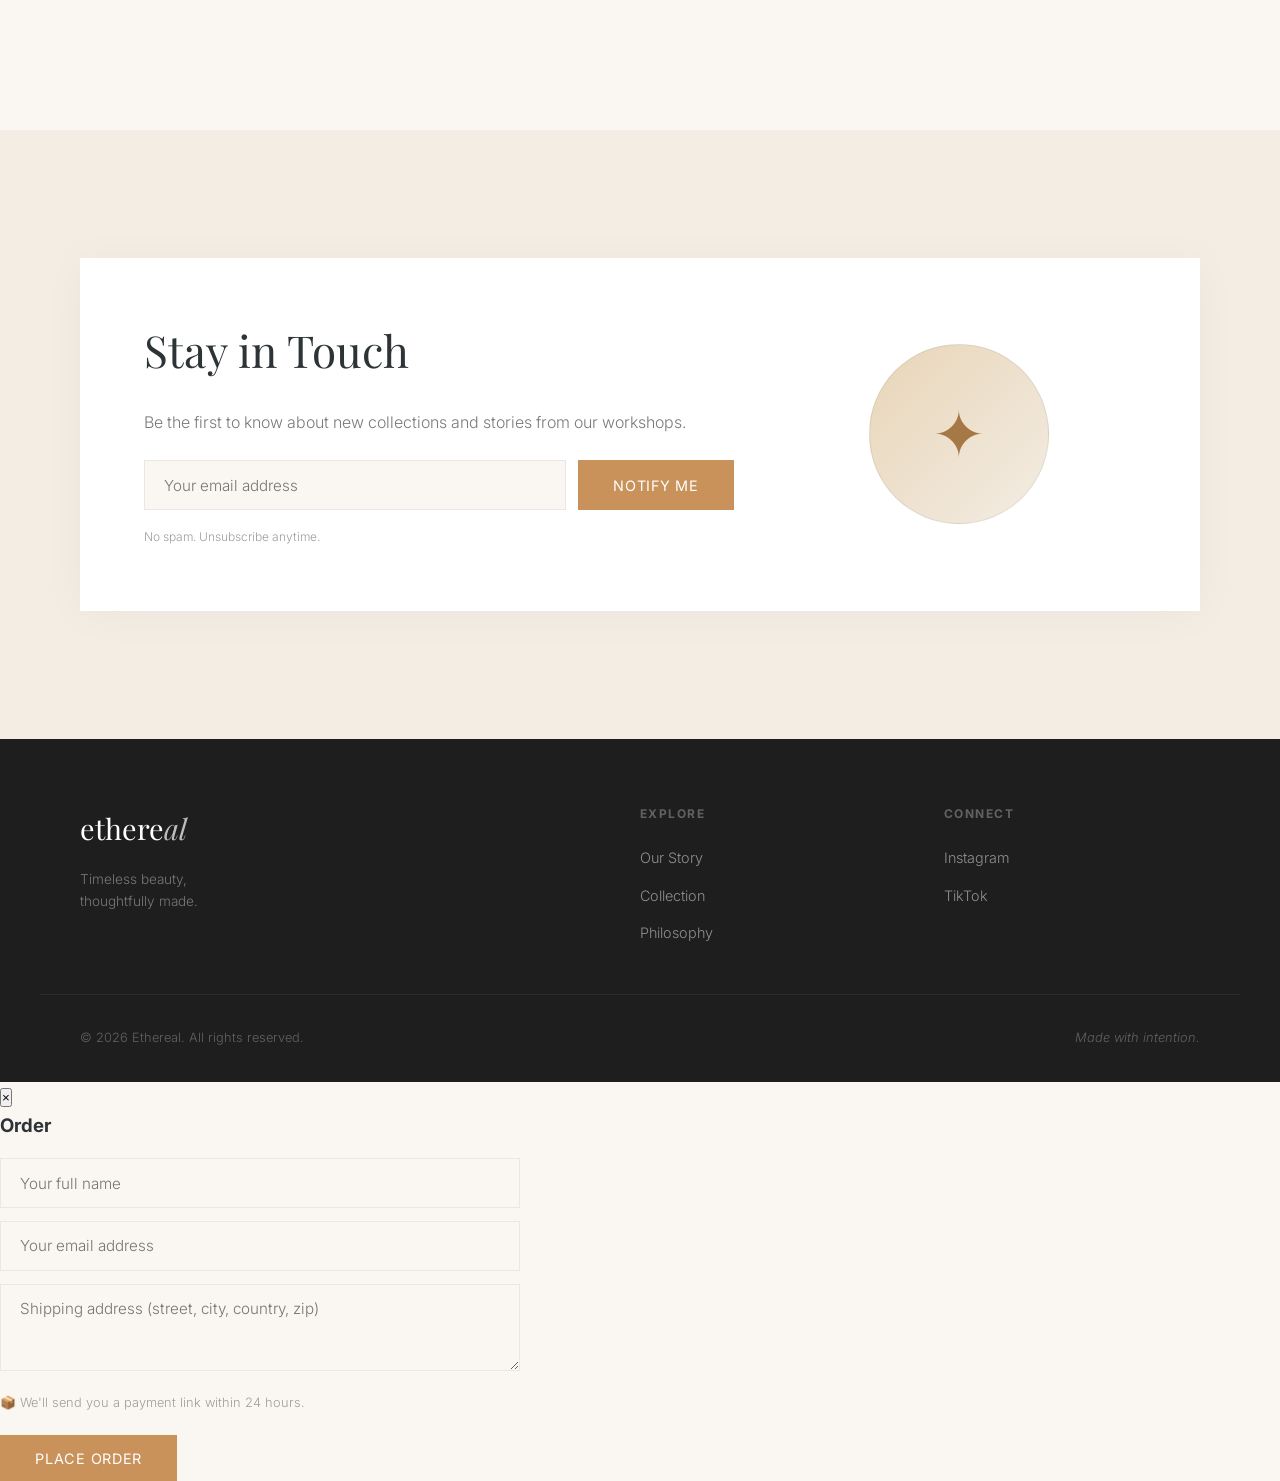
<file: theme-demo.html>
<!DOCTYPE html>
<html lang="en">
<head>
  <meta charset="UTF-8" />
  <meta name="viewport" content="width=device-width, initial-scale=1.0" />
  <meta name="description" content="Ethereal Template — Multi-theme demo" />
  <title>Ethereal — Theme Demo</title>
  <link rel="preconnect" href="https://fonts.googleapis.com" />
  <link rel="preconnect" href="https://fonts.gstatic.com" crossorigin />
  <link href="https://fonts.googleapis.com/css2?family=Playfair+Display:ital,wght@0,400;0,600;1,400&family=Inter:wght@300;400;500&display=swap" rel="stylesheet" />
  <link rel="stylesheet" href="css/style.css" />
  <link rel="stylesheet" href="css/themes.css" />

  <!-- Theme selector bar -->
  <style>
    .theme-bar{position:fixed;top:0;left:0;right:0;z-index:9999;display:flex;gap:0;background:#fff;border-bottom:1px solid rgba(0,0,0,0.06);padding:0;font-size:0.75rem;overflow-x:auto}
    .theme-bar a{flex:1;display:flex;align-items:center;justify-content:center;gap:0.4rem;padding:0.6rem 0.5rem;text-decoration:none;color:#999;border-bottom:2px solid transparent;transition:all 0.2s;white-space:nowrap;font-weight:400}
    .theme-bar a:hover{color:#333;background:#f8f8f8}
    .theme-bar a.active{color:#2D3436;border-bottom-color:#C8925A}
    .theme-dot{display:inline-block;width:10px;height:10px;border-radius:50%;flex-shrink:0}
    .nav{margin-top:2.2rem !important}
    @media(max-width:640px){.theme-bar{font-size:0.65rem}}
  </style>
</head>
<body class="" id="themeBody">

  <!-- Theme selector -->
  <nav class="theme-bar" id="themeBar">
    <a href="#" data-theme="" class="active">
      <span class="theme-dot" style="background:#C8925A"></span> Ethereal
    </a>
    <a href="#" data-theme="theme-noir">
      <span class="theme-dot" style="background:#C9A96E"></span> Noir
    </a>
    <a href="#" data-theme="theme-bloom">
      <span class="theme-dot" style="background:#D47A8A"></span> Bloom
    </a>
    <a href="#" data-theme="theme-zen">
      <span class="theme-dot" style="background:#8B9A6E"></span> Zen
    </a>
    <a href="#" data-theme="theme-ocean">
      <span class="theme-dot" style="background:#4A8DB5"></span> Ocean
    </a>
    <a href="#" data-theme="theme-ember">
      <span class="theme-dot" style="background:#C87A4A"></span> Ember
    </a>
  </nav>

  <!-- ==================== NAV ==================== -->
  <nav class="nav" id="nav">
    <div class="nav__inner container">
      <a href="#" class="nav__logo">ethere<span class="nav__logo--ee">al</span></a>
      <button class="nav__toggle" id="navToggle" aria-label="Menu">
        <span></span><span></span><span></span>
      </button>
      <ul class="nav__links" id="navLinks">
        <li><a href="#story">Our Story</a></li>
        <li><a href="#products">Collection</a></li>
        <li><a href="#philosophy">Philosophy</a></li>
        <li><a href="#contact">Contact</a></li>
      </ul>
    </div>
  </nav>

  <!-- ==================== HERO ==================== -->
  <section class="hero" id="hero">
    <div class="hero__bg"></div>
    <canvas class="hero__particles" id="heroParticles"></canvas>
    <div class="hero__content container">
      <div class="hero__icon">
        <svg viewBox="0 0 80 100" width="80" height="100">
          <polygon points="40,5 75,85 40,70 5,85" fill="none" stroke="currentColor" stroke-width="1.5" opacity="0.6"/>
          <polygon points="40,15 65,78 40,65 15,78" fill="none" stroke="currentColor" stroke-width="0.8" opacity="0.3"/>
          <line x1="40" y1="5" x2="40" y2="15" stroke="currentColor" stroke-width="1" opacity="0.4"/>
          <line x1="40" y1="70" x2="40" y2="85" stroke="currentColor" stroke-width="1" opacity="0.4"/>
        </svg>
      </div>
      <h1 class="hero__title">
        <span class="hero__title--small">Ethereal</span>
        <span class="hero__title--large" id="demoHeroLarge">Timeless beauty,<br/>thoughtfully made.</span>
        <span class="hero__title--sub" id="demoHeroSub">Crafted for those who appreciate the finer details.</span>
      </h1>
      <a href="#products" class="btn btn--outline hero__cta">Explore the collection</a>
    </div>
    <div class="hero__scroll">
      <span>Scroll</span>
      <div class="hero__scroll-line"></div>
    </div>
  </section>

  <!-- ==================== STORY ==================== -->
  <section class="story" id="story">
    <div class="container">
      <div class="story__grid">
        <div class="story__visual">
          <div class="story__shape">
            <div class="story__shape-inner">
              <span class="story__icon">✦</span>
            </div>
          </div>
        </div>
        <div class="story__text">
          <h2 class="section-title">Our Story</h2>
          <p class="story__p">
            Every great creation begins with a single moment of inspiration.
            A whisper of an idea that grows into something meaningful.
          </p>
          <p class="story__p">
            We believe in <em>slow creation</em>. In taking the time to
            source the finest materials, to work with skilled hands, and
            to craft objects that carry meaning beyond their surface.
          </p>
          <p class="story__p">
            Inspired by nature's patience — the crystal formed over millennia,
            the bee building with quiet purpose — our collection is a
            reminder to slow down and appreciate what is real.
          </p>
          <div class="story__signature">
            <span class="story__sig-text">— Ethereal</span>
            <span class="story__sig-sub">Slow down. Feel more.</span>
          </div>
        </div>
      </div>
    </div>
  </section>

  <!-- ==================== PRODUCTS ==================== -->
  <section class="products" id="products">
    <div class="container">
      <div class="products__header">
        <h2 class="section-title section-title--light">Our Collection</h2>
        <p class="products__intro">Each piece thoughtfully selected, beautifully presented.</p>
      </div>
      <div class="products__grid">
        <article class="product-card product-card--featured">
          <div class="product-card__visual">
            <div class="product-card__placeholder product-card__placeholder--1">
              <span class="product-card__placeholder-icon">✦</span>
            </div>
          </div>
          <div class="product-card__body">
            <span class="product-card__tag product-card__tag--featured">Featured</span>
            <h3 class="product-card__title">Product Name</h3>
            <p class="product-card__desc">Beautifully crafted with premium materials and attention to every detail.</p>
            <div class="product-card__footer"><span class="product-card__price">$99</span><button class="btn btn--small btn--ghost buy-btn">Buy Now</button></div>
          </div>
        </article>
        <article class="product-card">
          <div class="product-card__visual">
            <div class="product-card__placeholder product-card__placeholder--2">
              <span class="product-card__placeholder-icon">✦</span>
            </div>
          </div>
          <div class="product-card__body">
            <span class="product-card__tag">New</span>
            <h3 class="product-card__title">Product Name</h3>
            <p class="product-card__desc">Thoughtfully designed to bring beauty into your daily rituals.</p>
            <div class="product-card__footer"><span class="product-card__price">$149</span><button class="btn btn--small btn--ghost buy-btn">Buy Now</button></div>
          </div>
        </article>
        <article class="product-card">
          <div class="product-card__visual">
            <div class="product-card__placeholder product-card__placeholder--3">
              <span class="product-card__placeholder-icon">✦</span>
            </div>
          </div>
          <div class="product-card__body">
            <span class="product-card__tag">Premium</span>
            <h3 class="product-card__title">Product Name</h3>
            <p class="product-card__desc">The finest materials, carefully assembled by skilled artisans.</p>
            <div class="product-card__footer"><span class="product-card__price">$249</span><button class="btn btn--small btn--ghost buy-btn">Buy Now</button></div>
          </div>
        </article>
      </div>
    </div>
  </section>

  <!-- ==================== PHILOSOPHY ==================== -->
  <section class="philosophy" id="philosophy">
    <div class="container">
      <div class="philosophy__grid">
        <div class="philosophy__item">
          <div class="philosophy__icon"><svg viewBox="0 0 48 48" width="48" height="48"><circle cx="24" cy="24" r="20" fill="none" stroke="currentColor" stroke-width="1"/><path d="M24 12v12l8 8" fill="none" stroke="currentColor" stroke-width="1.5" stroke-linecap="round"/></svg></div>
          <h3 class="philosophy__title">Quality</h3>
          <p class="philosophy__text">Craftsmanship that stands the test of time. Made to be cherished.</p>
        </div>
        <div class="philosophy__item">
          <div class="philosophy__icon"><svg viewBox="0 0 48 48" width="48" height="48"><path d="M24 8C16 8 12 14 12 20c0 8 12 20 12 20s12-12 12-20c0-6-4-12-12-12z" fill="none" stroke="currentColor" stroke-width="1.5"/><circle cx="24" cy="20" r="4" fill="none" stroke="currentColor" stroke-width="1"/></svg></div>
          <h3 class="philosophy__title">Intention</h3>
          <p class="philosophy__text">Every object serves a purpose — to bring meaning to everyday life.</p>
        </div>
        <div class="philosophy__item">
          <div class="philosophy__icon"><svg viewBox="0 0 48 48" width="48" height="48"><path d="M12 36c0-6 4-10 12-18S36 18 36 24" fill="none" stroke="currentColor" stroke-width="1.5" stroke-linecap="round"/><path d="M28 36h8v-8" fill="none" stroke="currentColor" stroke-width="1.5" stroke-linecap="round" stroke-linejoin="round"/></svg></div>
          <h3 class="philosophy__title">Connection</h3>
          <p class="philosophy__text">Small rituals, meaningful moments — a breath before you begin.</p>
        </div>
      </div>
      <div class="philosophy__quote">
        <blockquote>"Every object carries the memory of time.<br/>Every maker builds with purpose.<br/><strong>Every moment deserves to be felt.</strong>"</blockquote>
      </div>
    </div>
  </section>

  <!-- ==================== CONTACT ==================== -->
  <section class="contact" id="contact">
    <div class="container">
      <div class="contact__card">
        <div class="contact__content">
          <h2 class="section-title">Stay in Touch</h2>
          <p class="contact__text">Be the first to know about new collections and stories from our workshops.</p>
          <form class="contact__form" id="waitlistForm">
            <input type="email" id="emailInput" class="contact__input" placeholder="Your email address" required aria-label="Email address" />
            <button type="submit" class="btn btn--primary contact__btn">Notify me</button>
          </form>
          <p class="contact__privacy">No spam. Unsubscribe anytime.</p>
          <div class="contact__success" id="successMsg">Thank you! We'll be in touch.</div>
        </div>
        <div class="contact__visual">
          <div class="contact__circle"></div>
          <span class="contact__icon">✦</span>
        </div>
      </div>
    </div>
  </section>

  <!-- ==================== FOOTER ==================== -->
  <footer class="footer">
    <div class="container footer__inner">
      <div class="footer__brand">
        <a href="#" class="nav__logo">ethere<span class="nav__logo--ee">al</span></a>
        <p class="footer__tagline">Timeless beauty,<br/>thoughtfully made.</p>
      </div>
      <div class="footer__links">
        <h4 class="footer__heading">Explore</h4>
        <ul><li><a href="#story">Our Story</a></li><li><a href="#products">Collection</a></li><li><a href="#philosophy">Philosophy</a></li></ul>
      </div>
      <div class="footer__social">
        <h4 class="footer__heading">Connect</h4>
        <ul><li><a href="#" target="_blank">Instagram</a></li><li><a href="#" target="_blank">TikTok</a></li></ul>
      </div>
    </div>
    <div class="footer__bottom container">
      <p>&copy; 2026 Ethereal. All rights reserved.</p>
      <p class="footer__credit">Made with intention.</p>
    </div>
  </footer>

  <div class="cursor-glow" id="cursorGlow"></div>

  <script src="js/main.js"></script>

  <!-- Theme switching logic -->
  <script>
    (function() {
      var body = document.getElementById('themeBody');
      var links = document.querySelectorAll('#themeBar a');
      var heroLarge = document.getElementById('demoHeroLarge');
      var heroSub = document.getElementById('demoHeroSub');

      var themes = {
        '':          { name: 'Ethereal', large: 'Timeless beauty,<br/>thoughtfully made.', sub: 'Crafted for those who appreciate the finer details.' },
        'theme-noir':  { name: 'Noir', large: 'Bold elegance,<br/>unapologetically refined.', sub: 'For those who demand the extraordinary.' },
        'theme-bloom': { name: 'Bloom', large: 'Gentle beauty,<br/>naturally radiant.', sub: 'Celebrate the soft, the delicate, the real.' },
        'theme-zen':   { name: 'Zen', large: 'Find your center,<br/>one breath at a time.', sub: 'Rooted in nature. Guided by intention.' },
        'theme-ocean': { name: 'Ocean', large: 'Deep calm,<br/>endless discovery.', sub: 'Let the tide carry you to something new.' },
        'theme-ember': { name: 'Ember', large: 'Warmth that lingers,<br/>light that inspires.', sub: 'Handcrafted moments for your home.' },
      };

      function switchTheme(themeClass) {
        // Remove all theme classes
        body.className = '';
        if (themeClass) body.classList.add(themeClass);

        // Update hero text
        var t = themes[themeClass] || themes[''];
        heroLarge.innerHTML = t.large;
        heroSub.textContent = t.sub;

        // Update active state
        links.forEach(function(l) { l.classList.remove('active'); });
        document.querySelector('#themeBar a[data-theme="' + themeClass + '"]').classList.add('active');

        // Store preference
        localStorage.setItem('ethereal-theme', themeClass);
      }

      // Click handlers
      links.forEach(function(link) {
        link.addEventListener('click', function(e) {
          e.preventDefault();
          switchTheme(this.dataset.theme);

          // Update URL hash without scrolling
          var hash = this.dataset.theme ? '#theme-' + this.dataset.theme.replace('theme-', '') : '#';
          history.pushState(null, '', hash);
        });
      });

      // On load: check URL hash or localStorage
      (function() {
        var hash = window.location.hash.replace('#', '');
        var stored = localStorage.getItem('ethereal-theme');
        var theme = '';

        if (hash === 'theme-noir') theme = 'theme-noir';
        else if (hash === 'theme-bloom') theme = 'theme-bloom';
        else if (hash === 'theme-zen') theme = 'theme-zen';
        else if (hash === 'theme-ocean') theme = 'theme-ocean';
        else if (hash === 'theme-ember') theme = 'theme-ember';
        else if (stored) theme = stored;

        switchTheme(theme);
      })();
    })();
  </script>
</body>
</html>
</file>
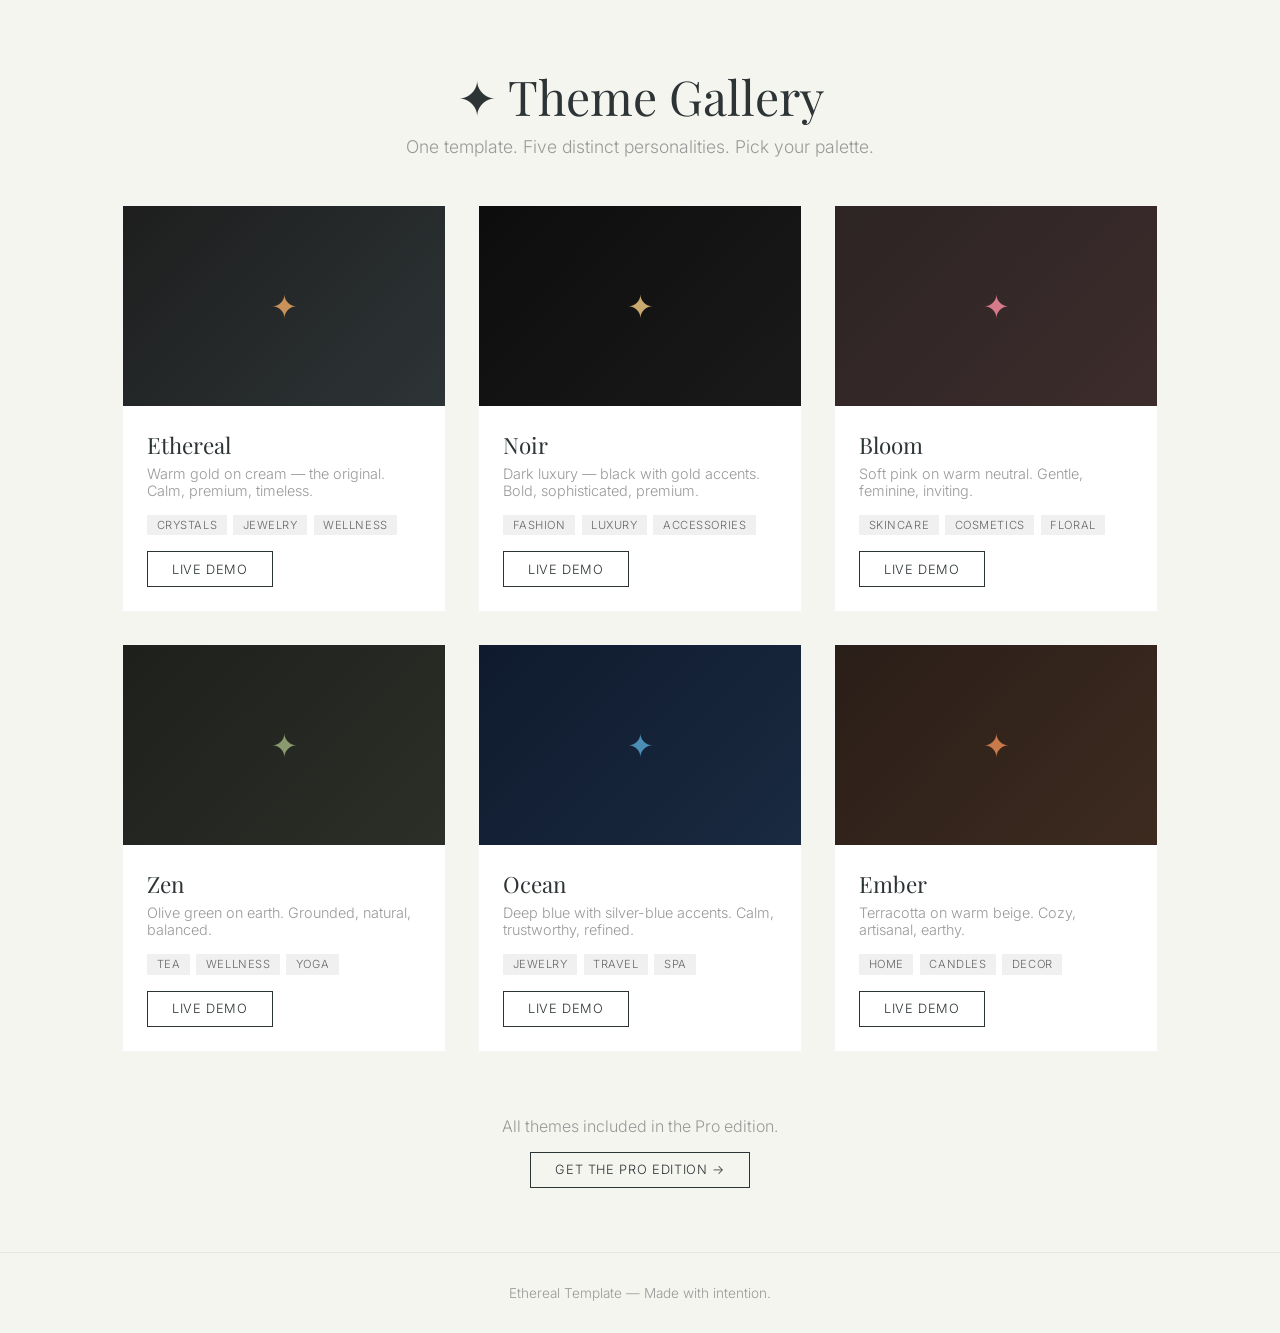
<file: themes-preview.html>
<!DOCTYPE html>
<html lang="en">
<head>
  <meta charset="UTF-8" />
  <meta name="viewport" content="width=device-width, initial-scale=1.0" />
  <title>Ethereal Template — Theme Gallery</title>
  <link rel="preconnect" href="https://fonts.googleapis.com" />
  <link rel="preconnect" href="https://fonts.gstatic.com" crossorigin />
  <link href="https://fonts.googleapis.com/css2?family=Playfair+Display:ital@0;1&family=Inter:wght@300;400;500&display=swap" rel="stylesheet" />
  <style>
    *{margin:0;padding:0;box-sizing:border-box}
    body{font-family:'Inter',sans-serif;font-weight:300;background:#F5F5F0;color:#2D3436}
    .container{max-width:1100px;margin:0 auto;padding:0 2rem}
    h1{font-family:'Playfair Display',serif;font-size:3rem;font-weight:400;text-align:center;padding:4rem 0 0.5rem}
    .sub{text-align:center;color:#999;margin-bottom:3rem;font-size:1.1rem}
    .theme-grid{display:grid;grid-template-columns:repeat(auto-fit,minmax(320px,1fr));gap:2rem;padding-bottom:4rem}
    .theme-card{background:#fff;border:1px solid rgba(0,0,0,0.04);transition:transform 0.3s,box-shadow 0.3s;overflow:hidden}
    .theme-card:hover{transform:translateY(-4px);box-shadow:0 12px 40px rgba(0,0,0,0.06)}
    .theme-preview{height:200px;display:flex;align-items:center;justify-content:center;font-size:2rem}
    .theme-info{padding:1.5rem}
    .theme-name{font-family:'Playfair Display',serif;font-size:1.4rem;margin-bottom:0.3rem}
    .theme-desc{font-size:0.9rem;color:#999;margin-bottom:1rem}
    .theme-tags{display:flex;gap:0.4rem;flex-wrap:wrap;margin-bottom:1rem}
    .tag{font-size:0.7rem;text-transform:uppercase;letter-spacing:0.05em;padding:0.2rem 0.6rem;background:#f0f0f0;color:#666}
    .btn{display:inline-block;padding:0.6rem 1.5rem;border:1px solid #2D3436;color:#2D3436;text-decoration:none;font-size:0.8rem;text-transform:uppercase;letter-spacing:0.05em;transition:all 0.3s}
    .btn:hover{background:#2D3436;color:#fff}
    .footer{text-align:center;padding:2rem;color:#999;font-size:0.85rem;border-top:1px solid rgba(0,0,0,0.06)}
  </style>
</head>
<body>
  <div class="container">
    <h1>✦ Theme Gallery</h1>
    <p class="sub">One template. Five distinct personalities. Pick your palette.</p>

    <div class="theme-grid">
      <!-- Ethereal (original) -->
      <div class="theme-card">
        <div class="theme-preview" style="background:linear-gradient(135deg,#1E1E1E,#2D3436)">
          <span style="color:#C8925A">✦</span>
        </div>
        <div class="theme-info">
          <div class="theme-name">Ethereal</div>
          <div class="theme-desc">Warm gold on cream — the original. Calm, premium, timeless.</div>
          <div class="theme-tags"><span class="tag">Crystals</span><span class="tag">Jewelry</span><span class="tag">Wellness</span></div>
          <a href="https://dylanshi-cloud.github.io/ethereal-template/" class="btn">Live Demo</a>
        </div>
      </div>

      <!-- Noir -->
      <div class="theme-card">
        <div class="theme-preview" style="background:linear-gradient(135deg,#0D0D0D,#1A1A1A)">
          <span style="color:#C9A96E">✦</span>
        </div>
        <div class="theme-info">
          <div class="theme-name">Noir</div>
          <div class="theme-desc">Dark luxury — black with gold accents. Bold, sophisticated, premium.</div>
          <div class="theme-tags"><span class="tag">Fashion</span><span class="tag">Luxury</span><span class="tag">Accessories</span></div>
          <a href="theme-demo.html#theme-noir" class="btn">Live Demo</a>
        </div>
      </div>

      <!-- Bloom -->
      <div class="theme-card">
        <div class="theme-preview" style="background:linear-gradient(135deg,#2D2424,#3D2C2C)">
          <span style="color:#D47A8A">✦</span>
        </div>
        <div class="theme-info">
          <div class="theme-name">Bloom</div>
          <div class="theme-desc">Soft pink on warm neutral. Gentle, feminine, inviting.</div>
          <div class="theme-tags"><span class="tag">Skincare</span><span class="tag">Cosmetics</span><span class="tag">Floral</span></div>
          <a href="theme-demo.html#theme-bloom" class="btn">Live Demo</a>
        </div>
      </div>

      <!-- Zen -->
      <div class="theme-card">
        <div class="theme-preview" style="background:linear-gradient(135deg,#1E201C,#2C2E28)">
          <span style="color:#8B9A6E">✦</span>
        </div>
        <div class="theme-info">
          <div class="theme-name">Zen</div>
          <div class="theme-desc">Olive green on earth. Grounded, natural, balanced.</div>
          <div class="theme-tags"><span class="tag">Tea</span><span class="tag">Wellness</span><span class="tag">Yoga</span></div>
          <a href="theme-demo.html#theme-zen" class="btn">Live Demo</a>
        </div>
      </div>

      <!-- Ocean -->
      <div class="theme-card">
        <div class="theme-preview" style="background:linear-gradient(135deg,#0F1A2E,#1A2A40)">
          <span style="color:#4A8DB5">✦</span>
        </div>
        <div class="theme-info">
          <div class="theme-name">Ocean</div>
          <div class="theme-desc">Deep blue with silver-blue accents. Calm, trustworthy, refined.</div>
          <div class="theme-tags"><span class="tag">Jewelry</span><span class="tag">Travel</span><span class="tag">Spa</span></div>
          <a href="theme-demo.html#theme-ocean" class="btn">Live Demo</a>
        </div>
      </div>

      <!-- Ember -->
      <div class="theme-card">
        <div class="theme-preview" style="background:linear-gradient(135deg,#2A1E18,#3D2B20)">
          <span style="color:#C87A4A">✦</span>
        </div>
        <div class="theme-info">
          <div class="theme-name">Ember</div>
          <div class="theme-desc">Terracotta on warm beige. Cozy, artisanal, earthy.</div>
          <div class="theme-tags"><span class="tag">Home</span><span class="tag">Candles</span><span class="tag">Decor</span></div>
          <a href="theme-demo.html#theme-ember" class="btn">Live Demo</a>
        </div>
      </div>
    </div>

    <div style="text-align:center;padding-bottom:4rem">
      <p style="color:#999;margin-bottom:1rem">All themes included in the Pro edition.</p>
      <a href="https://github.com/dylanshi-cloud/ethereal-template#-pricing" class="btn">Get the Pro Edition →</a>
    </div>
  </div>

  <div class="footer">
    <p>Ethereal Template — Made with intention.</p>
  </div>
</body>
</html>
</file>
<file: css/style.css>
/* ============================================================
   ETHEREAL — Premium Brand Template
   Design: Minimalist · Warm · Natural · Premium
   ============================================================ */

/* ---------- Custom Properties ---------- */
:root {
  /* ===== CUSTOMIZE: Brand Colors ===== */
  --color-bg: #FAF7F2;
  --color-bg-alt: #F3EDE4;
  --color-bg-dark: #1E1E1E;
  --color-text: #2D3436;
  --color-text-light: #7A7A7A;
  --color-text-muted: #9E9E9E;
  --color-accent: #C8925A;
  --color-accent-light: #E8D5B7;
  --color-accent-dark: #A67845;
  --color-border: rgba(45, 52, 54, 0.08);
  --color-card-bg: #FFFFFF;

  /* ===== CUSTOMIZE: Typography ===== */
  --font-serif: 'Playfair Display', Georgia, serif;
  --font-sans: 'Inter', -apple-system, BlinkMacSystemFont, sans-serif;

  /* Spacing */
  --section-pad: clamp(4rem, 10vw, 8rem);

  /* Transitions */
  --ease-out: cubic-bezier(0.22, 1, 0.36, 1);
  --duration-slow: 0.8s;
  --duration-med: 0.5s;
}

/* ---------- Reset ---------- */
*, *::before, *::after {
  margin: 0;
  padding: 0;
  box-sizing: border-box;
}

html {
  scroll-behavior: smooth;
  -webkit-font-smoothing: antialiased;
  -moz-osx-font-smoothing: grayscale;
}

body {
  font-family: var(--font-sans);
  font-weight: 300;
  font-size: clamp(1rem, 1.1vw, 1.125rem);
  line-height: 1.75;
  color: var(--color-text);
  background: var(--color-bg);
  overflow-x: hidden;
}

img { max-width: 100%; display: block; }
a { color: inherit; text-decoration: none; }
ul { list-style: none; }

::selection {
  background: var(--color-accent-light);
  color: var(--color-text);
}

/* ---------- Container ---------- */
.container {
  width: 100%;
  max-width: 1200px;
  margin: 0 auto;
  padding: 0 clamp(1.25rem, 4vw, 2.5rem);
}

/* ---------- Typography ---------- */
.section-title {
  font-family: var(--font-serif);
  font-size: clamp(1.75rem, 3.5vw, 2.75rem);
  font-weight: 400;
  line-height: 1.25;
  margin-bottom: 1rem;
  color: var(--color-text);
}

.section-title--light {
  color: #fff;
}

/* ---------- Buttons ---------- */
.btn {
  display: inline-block;
  font-family: var(--font-sans);
  font-weight: 400;
  font-size: 0.9rem;
  letter-spacing: 0.05em;
  text-transform: uppercase;
  padding: 0.9rem 2.2rem;
  border: none;
  border-radius: 0;
  cursor: pointer;
  transition: all var(--duration-med) var(--ease-out);
  background: transparent;
  color: var(--color-text);
}

.btn--outline {
  border: 1px solid currentColor;
  color: #fff;
}
.btn--outline:hover {
  background: #fff;
  color: var(--color-text);
}

.btn--primary {
  background: var(--color-accent);
  color: #fff;
}
.btn--primary:hover {
  background: var(--color-accent-dark);
}

.btn--small {
  padding: 0.5rem 1.2rem;
  font-size: 0.75rem;
}

.btn--ghost {
  border: 1px solid var(--color-border);
  color: var(--color-text-light);
}
.btn--ghost:hover {
  border-color: var(--color-accent);
  color: var(--color-accent);
}

/* ============================================================
   NAV
   ============================================================ */
.nav {
  position: fixed;
  top: 0;
  left: 0;
  width: 100%;
  z-index: 1000;
  padding: 1.5rem 0;
  transition: background var(--duration-med) var(--ease-out), padding var(--duration-med) var(--ease-out);
}
.nav--scrolled {
  background: rgba(250, 247, 242, 0.92);
  backdrop-filter: blur(12px);
  -webkit-backdrop-filter: blur(12px);
  padding: 0.8rem 0;
  border-bottom: 1px solid var(--color-border);
}

.nav__inner {
  display: flex;
  align-items: center;
  justify-content: space-between;
}

.nav__logo {
  font-family: var(--font-serif);
  font-size: 1.5rem;
  font-weight: 400;
  color: #fff;
  transition: color var(--duration-med) var(--ease-out);
}
.nav--scrolled .nav__logo {
  color: var(--color-text);
}

.nav__logo--ee {
  font-style: italic;
  opacity: 0.7;
}

.nav__toggle {
  display: none;
  flex-direction: column;
  gap: 5px;
  background: none;
  border: none;
  cursor: pointer;
  padding: 4px;
}
.nav__toggle span {
  display: block;
  width: 24px;
  height: 1.5px;
  background: #fff;
  transition: all 0.3s var(--ease-out);
}
.nav--scrolled .nav__toggle span {
  background: var(--color-text);
}

.nav__links {
  display: flex;
  gap: 2.5rem;
}
.nav__links a {
  font-size: 0.85rem;
  letter-spacing: 0.08em;
  text-transform: uppercase;
  color: rgba(255, 255, 255, 0.7);
  transition: color var(--duration-med) var(--ease-out);
  position: relative;
}
.nav__links a::after {
  content: '';
  position: absolute;
  bottom: -4px;
  left: 0;
  width: 0;
  height: 1px;
  background: var(--color-accent);
  transition: width 0.4s var(--ease-out);
}
.nav__links a:hover {
  color: #fff;
}
.nav__links a:hover::after {
  width: 100%;
}
.nav--scrolled .nav__links a {
  color: var(--color-text-light);
}
.nav--scrolled .nav__links a:hover {
  color: var(--color-text);
}

/* ============================================================
   HERO
   ============================================================ */
.hero {
  position: relative;
  height: 100vh;
  min-height: 600px;
  display: flex;
  align-items: center;
  justify-content: center;
  color: #fff;
  overflow: hidden;
}

.hero__bg {
  position: absolute;
  inset: 0;
  background:
    radial-gradient(ellipse 80% 60% at 50% 40%, rgba(200, 146, 90, 0.15) 0%, transparent 70%),
    radial-gradient(ellipse 60% 80% at 20% 80%, rgba(200, 146, 90, 0.08) 0%, transparent 60%),
    linear-gradient(135deg, #1E1E1E 0%, #2D3436 40%, #1E1E1E 100%);
  z-index: 0;
}

.hero__bg::before {
  content: '';
  position: absolute;
  inset: 0;
  background:
    radial-gradient(1px 1px at 20% 30%, rgba(255,255,255,0.15) 50%, transparent 50%),
    radial-gradient(1px 1px at 70% 20%, rgba(255,255,255,0.1) 50%, transparent 50%),
    radial-gradient(1px 1px at 40% 70%, rgba(255,255,255,0.1) 50%, transparent 50%),
    radial-gradient(1px 1px at 80% 60%, rgba(255,255,255,0.08) 50%, transparent 50%),
    radial-gradient(1px 1px at 10% 85%, rgba(255,255,255,0.08) 50%, transparent 50%);
  background-size: 200px 200px;
}

.hero__content {
  position: relative;
  z-index: 1;
  text-align: center;
  display: flex;
  flex-direction: column;
  align-items: center;
  gap: 1.5rem;
}

.hero__icon {
  margin-bottom: 1rem;
  opacity: 0.7;
  animation: float 6s ease-in-out infinite;
}

@keyframes float {
  0%, 100% { transform: translateY(0); }
  50% { transform: translateY(-12px); }
}

.hero__title {
  display: flex;
  flex-direction: column;
  align-items: center;
  gap: 0.5rem;
}

.hero__title--small {
  font-family: var(--font-serif);
  font-size: clamp(1.2rem, 2vw, 1.8rem);
  font-style: italic;
  opacity: 0.6;
  letter-spacing: 0.3em;
}

.hero__title--large {
  font-family: var(--font-serif);
  font-size: clamp(2rem, 5vw, 4rem);
  font-weight: 400;
  line-height: 1.15;
  letter-spacing: 0.02em;
}

.hero__title--sub {
  font-size: clamp(1rem, 1.5vw, 1.2rem);
  font-weight: 300;
  opacity: 0.6;
  letter-spacing: 0.15em;
  margin-top: 0.5rem;
}

.hero__cta {
  margin-top: 2rem;
}

.hero__scroll {
  position: absolute;
  bottom: 2.5rem;
  left: 50%;
  transform: translateX(-50%);
  display: flex;
  flex-direction: column;
  align-items: center;
  gap: 0.5rem;
  font-size: 0.7rem;
  letter-spacing: 0.15em;
  text-transform: uppercase;
  opacity: 0.4;
}

.hero__scroll-line {
  width: 1px;
  height: 40px;
  background: linear-gradient(to bottom, #fff, transparent);
  animation: scrollPulse 2s ease-in-out infinite;
}

@keyframes scrollPulse {
  0%, 100% { opacity: 1; }
  50% { opacity: 0.3; }
}

/* ============================================================
   STORY
   ============================================================ */
.story {
  padding: var(--section-pad) 0;
  background: var(--color-bg);
}

.story__grid {
  display: grid;
  grid-template-columns: 1fr 1fr;
  gap: 4rem;
  align-items: center;
}

.story__visual {
  display: flex;
  justify-content: center;
  align-items: center;
}

.story__shape {
  width: clamp(200px, 25vw, 320px);
  height: clamp(200px, 25vw, 320px);
  border-radius: 50%;
  background: linear-gradient(135deg, var(--color-accent-light), var(--color-bg-alt));
  display: flex;
  align-items: center;
  justify-content: center;
  position: relative;
}

.story__shape::before {
  content: '';
  position: absolute;
  inset: -20px;
  border-radius: 50%;
  border: 1px solid var(--color-border);
}

.story__shape-inner {
  text-align: center;
}

.story__icon {
  font-size: clamp(4rem, 6vw, 6rem);
  display: block;
  animation: float 5s ease-in-out infinite;
  color: var(--color-accent-dark);
}

.story__text {
  padding-right: 1rem;
}

.story__p {
  margin-bottom: 1.4rem;
  font-weight: 300;
  line-height: 1.85;
  color: var(--color-text);
}

.story__p em {
  font-family: var(--font-serif);
  font-style: italic;
  color: var(--color-accent-dark);
}

.story__signature {
  margin-top: 2rem;
  padding-top: 1.5rem;
  border-top: 1px solid var(--color-border);
  display: flex;
  flex-direction: column;
  gap: 0.2rem;
}

.story__sig-text {
  font-family: var(--font-serif);
  font-size: 1.3rem;
  font-style: italic;
  color: var(--color-accent);
}

.story__sig-sub {
  font-size: 0.8rem;
  color: var(--color-text-muted);
  letter-spacing: 0.1em;
}

/* ============================================================
   PRODUCTS / COLLECTION
   ============================================================ */
.products {
  padding: var(--section-pad) 0;
  background: var(--color-bg-dark);
  color: #fff;
}

.products__header {
  text-align: center;
  margin-bottom: 3.5rem;
}

.products__intro {
  max-width: 520px;
  margin: 0 auto;
  font-weight: 300;
  color: rgba(255,255,255,0.6);
  font-size: clamp(0.95rem, 1.1vw, 1.05rem);
}

.products__grid {
  display: grid;
  grid-template-columns: repeat(3, 1fr);
  gap: 2rem;
}

/* ---------- Product Card ---------- */
.product-card {
  background: rgba(255, 255, 255, 0.04);
  border: 1px solid rgba(255, 255, 255, 0.06);
  transition: transform 0.6s var(--ease-out), box-shadow 0.6s var(--ease-out);
  display: flex;
  flex-direction: column;
}

.product-card:hover {
  transform: translateY(-6px);
  box-shadow: 0 20px 60px rgba(0, 0, 0, 0.3);
}

.product-card--featured {
  background: rgba(255, 255, 255, 0.07);
  border-color: rgba(200, 146, 90, 0.2);
}

.product-card__visual {
  position: relative;
  aspect-ratio: 4 / 3;
  overflow: hidden;
  display: flex;
  align-items: center;
  justify-content: center;
}
.product-card__visual img {
  width: 100%;
  height: 100%;
  object-fit: cover;
  transition: transform 0.6s var(--ease-out), filter 0.6s var(--ease-out);
}
.product-card:hover .product-card__visual img {
  transform: scale(1.08);
  filter: brightness(1.05);
}

/* Placeholder gradients when no product image is set */
.product-card__placeholder {
  width: 100%;
  height: 100%;
  display: flex;
  align-items: center;
  justify-content: center;
}
.product-card__placeholder--1 {
  background: linear-gradient(145deg, #2D1B4E 0%, #4A2C6E 40%, #6B3FA0 100%);
}
.product-card__placeholder--2 {
  background: linear-gradient(145deg, #1B3A2D 0%, #2D6B4F 40%, #4A9F76 100%);
}
.product-card__placeholder--3 {
  background: linear-gradient(145deg, #3D2A1B 0%, #6B4A2C 40%, #A07A4A 100%);
}

.product-card__placeholder-icon {
  font-size: 3rem;
  opacity: 0.4;
  color: rgba(255,255,255,0.6);
}

.product-card__body {
  padding: 1.5rem;
  display: flex;
  flex-direction: column;
  gap: 0.6rem;
  flex: 1;
}

.product-card__tag {
  display: inline-block;
  font-size: 0.65rem;
  letter-spacing: 0.12em;
  text-transform: uppercase;
  padding: 0.25rem 0.6rem;
  background: rgba(255,255,255,0.08);
  color: rgba(255,255,255,0.5);
  align-self: flex-start;
}

.product-card__tag--featured {
  background: rgba(200, 146, 90, 0.2);
  color: var(--color-accent);
}

.product-card__title {
  font-family: var(--font-serif);
  font-size: 1.3rem;
  font-weight: 400;
  line-height: 1.3;
}

.product-card__desc {
  font-size: 0.85rem;
  line-height: 1.6;
  color: rgba(255,255,255,0.55);
  font-weight: 300;
  flex: 1;
}

.product-card__footer {
  display: flex;
  align-items: center;
  justify-content: space-between;
  padding-top: 0.8rem;
  border-top: 1px solid rgba(255,255,255,0.06);
}

.product-card__price {
  font-family: var(--font-serif);
  font-size: 1.15rem;
  color: var(--color-accent);
}

/* ---------- Products CTA ---------- */
.products__cta {
  text-align: center;
  margin-top: 4rem;
  padding-top: 3rem;
  border-top: 1px solid rgba(255,255,255,0.06);
}

.products__cta p {
  margin-bottom: 1.2rem;
  font-weight: 300;
  color: rgba(255,255,255,0.5);
}

/* ============================================================
   PHILOSOPHY
   ============================================================ */
.philosophy {
  padding: var(--section-pad) 0;
  background: var(--color-bg);
}

.philosophy__grid {
  display: grid;
  grid-template-columns: repeat(3, 1fr);
  gap: 3rem;
  margin-bottom: 5rem;
}

.philosophy__item {
  text-align: center;
  padding: 2rem;
}

.philosophy__icon {
  color: var(--color-accent);
  margin-bottom: 1.5rem;
  display: inline-block;
}

.philosophy__title {
  font-family: var(--font-serif);
  font-size: 1.3rem;
  font-weight: 400;
  margin-bottom: 0.8rem;
}

.philosophy__text {
  font-size: 0.9rem;
  color: var(--color-text-light);
  line-height: 1.75;
  font-weight: 300;
}

.philosophy__quote {
  max-width: 700px;
  margin: 0 auto;
  text-align: center;
  padding: 3rem 2rem;
  border-top: 1px solid var(--color-border);
}

.philosophy__quote blockquote {
  font-family: var(--font-serif);
  font-size: clamp(1.2rem, 2vw, 1.7rem);
  line-height: 1.7;
  font-weight: 400;
  font-style: italic;
  color: var(--color-accent-dark);
}

/* ============================================================
   CONTACT
   ============================================================ */
.contact {
  padding: var(--section-pad) 0;
  background: var(--color-bg-alt);
}

.contact__card {
  display: grid;
  grid-template-columns: 1fr 0.6fr;
  gap: 3rem;
  align-items: center;
  background: #fff;
  padding: clamp(2rem, 5vw, 4rem);
  box-shadow: 0 4px 40px rgba(0,0,0,0.04);
}

.contact__content {
  display: flex;
  flex-direction: column;
  gap: 1rem;
}

.contact__text {
  font-weight: 300;
  color: var(--color-text-light);
  line-height: 1.7;
}

.contact__form {
  display: flex;
  gap: 0.75rem;
  margin-top: 0.5rem;
}

.contact__input {
  flex: 1;
  padding: 0.9rem 1.2rem;
  border: 1px solid var(--color-border);
  background: var(--color-bg);
  font-family: var(--font-sans);
  font-size: 0.95rem;
  font-weight: 300;
  color: var(--color-text);
  outline: none;
  transition: border-color var(--duration-med) var(--ease-out);
}

.contact__input:focus {
  border-color: var(--color-accent);
}

.contact__btn {
  flex-shrink: 0;
}

.contact__privacy {
  font-size: 0.75rem;
  color: var(--color-text-muted);
}

.contact__success {
  display: none;
  padding: 0.8rem 1rem;
  background: #E8F5E9;
  color: #2E7D32;
  font-size: 0.9rem;
  border-radius: 0;
}

.contact__visual {
  display: flex;
  flex-direction: column;
  align-items: center;
  justify-content: center;
  position: relative;
}

.contact__circle {
  width: clamp(120px, 15vw, 180px);
  height: clamp(120px, 15vw, 180px);
  border-radius: 50%;
  background: linear-gradient(135deg, var(--color-accent-light), var(--color-bg-alt));
  border: 1px solid var(--color-border);
}

.contact__icon {
  position: absolute;
  font-size: clamp(3rem, 5vw, 4.5rem);
  animation: float 5s ease-in-out infinite;
  color: var(--color-accent-dark);
}

/* ============================================================
   FOOTER
   ============================================================ */
.footer {
  background: var(--color-bg-dark);
  color: rgba(255, 255, 255, 0.7);
  padding: 4rem 0 2rem;
}

.footer__inner {
  display: grid;
  grid-template-columns: 2fr 1fr 1fr;
  gap: 3rem;
  padding-bottom: 3rem;
  border-bottom: 1px solid rgba(255,255,255,0.06);
}

.footer__brand .nav__logo {
  color: #fff;
  font-size: 1.8rem;
}

.footer__tagline {
  margin-top: 1rem;
  font-size: 0.85rem;
  font-weight: 300;
  line-height: 1.6;
  color: rgba(255,255,255,0.4);
}

.footer__heading {
  font-size: 0.75rem;
  letter-spacing: 0.12em;
  text-transform: uppercase;
  margin-bottom: 1.2rem;
  color: rgba(255,255,255,0.3);
}

.footer__links ul,
.footer__social ul {
  display: flex;
  flex-direction: column;
  gap: 0.6rem;
}

.footer__links a,
.footer__social a {
  font-size: 0.9rem;
  font-weight: 300;
  color: rgba(255,255,255,0.5);
  transition: color var(--duration-med) var(--ease-out);
}

.footer__links a:hover,
.footer__social a:hover {
  color: var(--color-accent);
}

.footer__bottom {
  display: flex;
  justify-content: space-between;
  padding-top: 2rem;
  font-size: 0.8rem;
  color: rgba(255,255,255,0.3);
  font-weight: 300;
}

.footer__credit {
  font-style: italic;
}

/* ============================================================
   ANIMATIONS — Ethereal Signature Motion
   ============================================================ */

/* ---------- 1. Hero Particle Canvas ---------- */
.hero__particles {
  position: absolute;
  inset: 0;
  z-index: 1;
  pointer-events: none;
}

/* ---------- 2. Hero Text Stagger Entrance ---------- */
.hero__icon {
  opacity: 0;
  animation: iconEntrance 0.8s var(--ease-out) 0.1s forwards,
             float 6s ease-in-out 1s infinite;
}

@keyframes iconEntrance {
  from {
    opacity: 0;
    transform: scale(0.6) rotate(-15deg);
  }
  to {
    opacity: 0.7;
    transform: scale(1) rotate(0deg);
  }
}

.hero__title--small {
  opacity: 0;
  animation: fadeUp 0.9s var(--ease-out) 0.3s forwards;
}
.hero__title--large {
  opacity: 0;
  animation: fadeUp 1s var(--ease-out) 0.6s forwards;
}
.hero__title--sub {
  opacity: 0;
  animation: fadeUp 0.9s var(--ease-out) 1.0s forwards;
}
.hero__cta {
  opacity: 0;
  animation: fadeUp 0.9s var(--ease-out) 1.4s forwards;
}
.hero__scroll {
  opacity: 0;
  animation: fadeIn 1s ease-out 2s forwards;
}

@keyframes fadeUp {
  from {
    opacity: 0;
    transform: translateY(24px);
  }
  to {
    opacity: 1;
    transform: translateY(0);
  }
}
@keyframes fadeIn {
  from { opacity: 0; }
  to { opacity: 1; }
}

/* ---------- 3. Story Icon Float ---------- */
.story__icon {
  animation: iconFloat 5s ease-in-out infinite;
  display: inline-block;
}

/* ---------- 4. Product Card Shimmer ---------- */
.product-card__visual::after {
  content: '';
  position: absolute;
  inset: 0;
  background: linear-gradient(
    110deg,
    transparent 25%,
    rgba(255, 255, 255, 0.06) 40%,
    rgba(255, 255, 255, 0.12) 50%,
    rgba(255, 255, 255, 0.06) 60%,
    transparent 75%
  );
  transform: translateX(-110%);
  transition: transform 0.9s var(--ease-out);
  pointer-events: none;
  z-index: 1;
}

.product-card:hover .product-card__visual::after {
  transform: translateX(110%);
}

/* Night shimmer: slow auto-shimmer on featured card */
.product-card--featured .product-card__visual::after {
  animation: shimmerSweep 6s ease-in-out infinite;
  transform: translateX(-110%);
}

@keyframes shimmerSweep {
  0%, 85%, 100% { transform: translateX(-110%); }
  92% { transform: translateX(110%); }
}

/* Ensure images stay below shimmer overlay */
.product-card__visual img {
  position: relative;
  z-index: 0;
}

/* ---------- 5. Philosophy SVG Stroke Draw ---------- */
.philosophy__icon svg path,
.philosophy__icon svg circle {
  stroke-dasharray: 500;
  stroke-dashoffset: 500;
  transition: stroke-dashoffset 1.6s var(--ease-out);
}

.philosophy__icon svg polygon {
  stroke-dasharray: 500;
  stroke-dashoffset: 500;
  transition: stroke-dashoffset 1.6s var(--ease-out);
}

.philosophy__icon--drawn svg path,
.philosophy__icon--drawn svg circle,
.philosophy__icon--drawn svg polygon {
  stroke-dashoffset: 0;
}

/* Stagger delays for each item */
.philosophy__item:nth-child(1) .philosophy__icon svg path,
.philosophy__item:nth-child(1) .philosophy__icon svg circle {
  transition-delay: 0s;
}
.philosophy__item:nth-child(2) .philosophy__icon svg path,
.philosophy__item:nth-child(2) .philosophy__icon svg circle {
  transition-delay: 0.2s;
}
.philosophy__item:nth-child(3) .philosophy__icon svg path,
.philosophy__item:nth-child(3) .philosophy__icon svg circle {
  transition-delay: 0.4s;
}

/* ---------- 6. Contact Breathing Circle ---------- */
.contact__circle {
  animation: breathe 4.5s ease-in-out infinite;
}

@keyframes breathe {
  0%, 100% {
    transform: scale(1);
    box-shadow: 0 0 0 0 rgba(200, 146, 90, 0);
  }
  50% {
    transform: scale(1.06);
    box-shadow: 0 0 40px 10px rgba(200, 146, 90, 0.08);
  }
}

/* ---------- 7. Cursor Glow (Desktop) ---------- */
.cursor-glow {
  position: fixed;
  width: 320px;
  height: 320px;
  border-radius: 50%;
  background: radial-gradient(circle at center, rgba(200, 146, 90, 0.08) 0%, transparent 70%);
  pointer-events: none;
  z-index: 9999;
  transform: translate(-50%, -50%);
  transition: left 0.08s linear, top 0.08s linear, opacity 0.4s ease;
  opacity: 0;
  will-change: left, top;
}

/* Hide cursor glow on touch devices */
@media (hover: none) and (pointer: coarse) {
  .cursor-glow {
    display: none;
  }
}

/* ---------- Enhanced Reveal ---------- */
.reveal {
  opacity: 0;
  transform: translateY(30px);
  transition: opacity 0.8s var(--ease-out), transform 0.8s var(--ease-out);
}

.reveal--visible {
  opacity: 1;
  transform: translateY(0);
}

/* ---------- Scrollbar subtle styling ---------- */
::-webkit-scrollbar {
  width: 6px;
}
::-webkit-scrollbar-track {
  background: var(--color-bg);
}
::-webkit-scrollbar-thumb {
  background: var(--color-accent-light);
  border-radius: 3px;
}
::-webkit-scrollbar-thumb:hover {
  background: var(--color-accent);
}

/* ============================================================
   RESPONSIVE
   ============================================================ */
@media (max-width: 900px) {
  .story__grid {
    grid-template-columns: 1fr;
    gap: 2.5rem;
  }

  .story__visual {
    order: -1;
  }

  .products__grid {
    grid-template-columns: 1fr;
    gap: 1.5rem;
    max-width: 480px;
    margin: 0 auto;
  }

  .philosophy__grid {
    grid-template-columns: 1fr;
    gap: 0;
  }

  .contact__card {
    grid-template-columns: 1fr;
  }

  .contact__visual {
    display: none;
  }

  .footer__inner {
    grid-template-columns: 1fr;
    gap: 2rem;
  }

  .footer__bottom {
    flex-direction: column;
    gap: 0.5rem;
  }
}

@media (max-width: 640px) {
  .nav__toggle {
    display: flex;
  }

  .nav__links {
    position: fixed;
    top: 0;
    right: -100%;
    width: 70%;
    max-width: 320px;
    height: 100vh;
    background: var(--color-bg-dark);
    flex-direction: column;
    padding: 6rem 2.5rem 2rem;
    gap: 1.5rem;
    transition: right 0.5s var(--ease-out);
    z-index: -1;
  }

  .nav__links--open {
    right: 0;
  }

  .nav__links a {
    color: rgba(255,255,255,0.7) !important;
    font-size: 1.1rem;
  }
  .nav__links a:hover {
    color: #fff !important;
  }

  .nav--scrolled .nav__links a {
    color: rgba(255,255,255,0.7) !important;
  }

  .contact__form {
    flex-direction: column;
  }

  .hero__cta {
    margin-top: 1.5rem;
  }
}
</file>
<file: css/themes.css>
/* ============================================================
   ETHEREAL — Theme Pack
   5 premium color schemes for the Ethereal brand template.

   Usage: Add the theme class to <html> or <body>
   <html class="theme-noir">  →  Black & gold luxury
   <html class="theme-bloom"> →  Soft pink beauty
   <html class="theme-zen">   →  Earthy wellness
   <html class="theme-ocean"> →  Deep blue jewelry

   Default (no class) = Ethereal warm gold
   ============================================================ */

/* ============================================================
   THEME: Noir — Black & Gold Luxury
   For: Luxury fashion, premium accessories, high-end jewelry
   ============================================================ */
.theme-noir {
  --color-bg: #1A1A1A;
  --color-bg-alt: #222222;
  --color-bg-dark: #0D0D0D;
  --color-text: #E8E8E8;
  --color-text-light: #999999;
  --color-text-muted: #666666;
  --color-accent: #C9A96E;
  --color-accent-light: #E8D5A8;
  --color-accent-dark: #A8884D;
  --color-border: rgba(232, 232, 232, 0.08);
  --color-card-bg: #222222;
}

.theme-noir .hero__bg {
  background:
    radial-gradient(ellipse 80% 60% at 50% 40%, rgba(201, 169, 110, 0.12) 0%, transparent 70%),
    radial-gradient(ellipse 60% 80% at 20% 80%, rgba(201, 169, 110, 0.06) 0%, transparent 60%),
    linear-gradient(135deg, #0D0D0D 0%, #1A1A1A 40%, #0D0D0D 100%);
}

.theme-noir .nav--scrolled {
  background: rgba(26, 26, 26, 0.92);
  backdrop-filter: blur(12px);
}

.theme-noir .product-card--featured {
  border-color: rgba(201, 169, 110, 0.2);
  background: rgba(255, 255, 255, 0.03);
}

/* Noir product placeholder gradients */
.theme-noir .product-card__placeholder--1 {
  background: linear-gradient(145deg, #1C1C1C 0%, #3D3D3D 40%, #5C5C5C 100%);
}
.theme-noir .product-card__placeholder--2 {
  background: linear-gradient(145deg, #1A1410 0%, #3D3024 40%, #6B5540 100%);
}
.theme-noir .product-card__placeholder--3 {
  background: linear-gradient(145deg, #1C1814 0%, #3D3228 40%, #6B5540 100%);
}

/* ============================================================
   THEME: Bloom — Soft Pink Beauty
   For: Skincare, cosmetics, feminine brands, florists
   ============================================================ */
.theme-bloom {
  --color-bg: #FDF8F6;
  --color-bg-alt: #F8EFEC;
  --color-bg-dark: #2D2424;
  --color-text: #3D2C2C;
  --color-text-light: #8A7272;
  --color-text-muted: #B8A0A0;
  --color-accent: #D47A8A;
  --color-accent-light: #F0D0D8;
  --color-accent-dark: #B85E6E;
  --color-border: rgba(61, 44, 44, 0.08);
  --color-card-bg: #FFFFFF;
}

.theme-bloom .hero__bg {
  background:
    radial-gradient(ellipse 80% 60% at 50% 40%, rgba(212, 122, 138, 0.15) 0%, transparent 70%),
    radial-gradient(ellipse 60% 80% at 20% 80%, rgba(212, 122, 138, 0.08) 0%, transparent 60%),
    linear-gradient(135deg, #2D2424 0%, #3D2C2C 40%, #2D2424 100%);
}

.theme-bloom .nav--scrolled {
  background: rgba(253, 248, 246, 0.92);
}

.theme-bloom .product-card--featured {
  border-color: rgba(212, 122, 138, 0.2);
  background: rgba(255, 255, 255, 0.07);
}

.theme-bloom .product-card__tag--featured {
  background: rgba(212, 122, 138, 0.2);
  color: var(--color-accent);
}

/* Bloom product placeholder gradients */
.theme-bloom .product-card__placeholder--1 {
  background: linear-gradient(145deg, #3D2440 0%, #6B4070 40%, #9A5CA0 100%);
}
.theme-bloom .product-card__placeholder--2 {
  background: linear-gradient(145deg, #403030 0%, #705050 40%, #A07070 100%);
}
.theme-bloom .product-card__placeholder--3 {
  background: linear-gradient(145deg, #402835 0%, #704860 40%, #A06880 100%);
}

/* ============================================================
   THEME: Zen — Earthy Wellness
   For: Tea brands, meditation, yoga, wellness, organic
   ============================================================ */
.theme-zen {
  --color-bg: #F5F0EA;
  --color-bg-alt: #EBE3DA;
  --color-bg-dark: #1E201C;
  --color-text: #2C2E28;
  --color-text-light: #7A7A6E;
  --color-text-muted: #9E9E92;
  --color-accent: #8B9A6E;
  --color-accent-light: #D0DDB8;
  --color-accent-dark: #6E7D54;
  --color-border: rgba(44, 46, 40, 0.08);
  --color-card-bg: #FFFFFF;
}

.theme-zen .hero__bg {
  background:
    radial-gradient(ellipse 80% 60% at 50% 40%, rgba(139, 154, 110, 0.15) 0%, transparent 70%),
    radial-gradient(ellipse 60% 80% at 20% 80%, rgba(139, 154, 110, 0.08) 0%, transparent 60%),
    linear-gradient(135deg, #1E201C 0%, #2C2E28 40%, #1E201C 100%);
}

.theme-zen .nav--scrolled {
  background: rgba(245, 240, 234, 0.92);
}

.theme-zen .product-card--featured {
  border-color: rgba(139, 154, 110, 0.2);
}

.theme-zen .product-card__tag--featured {
  background: rgba(139, 154, 110, 0.2);
  color: var(--color-accent);
}

/* Zen product placeholder gradients */
.theme-zen .product-card__placeholder--1 {
  background: linear-gradient(145deg, #1E3D2C 0%, #3D6B54 40%, #5C9A7C 100%);
}
.theme-zen .product-card__placeholder--2 {
  background: linear-gradient(145deg, #3D3528 0%, #6B5C48 40%, #9A8468 100%);
}
.theme-zen .product-card__placeholder--3 {
  background: linear-gradient(145deg, #283D30 0%, #486B58 40%, #689A80 100%);
}

/* ============================================================
   THEME: Ocean — Deep Blue Jewelry
   For: Jewelry, travel, spa, aquatic brands
   ============================================================ */
.theme-ocean {
  --color-bg: #F0F4F8;
  --color-bg-alt: #E2EAF2;
  --color-bg-dark: #0F1A2E;
  --color-text: #1A2A40;
  --color-text-light: #5A6A80;
  --color-text-muted: #8A9AB0;
  --color-accent: #4A8DB5;
  --color-accent-light: #B8D8E8;
  --color-accent-dark: #2E6D95;
  --color-border: rgba(26, 42, 64, 0.08);
  --color-card-bg: #FFFFFF;
}

.theme-ocean .hero__bg {
  background:
    radial-gradient(ellipse 80% 60% at 50% 40%, rgba(74, 141, 181, 0.15) 0%, transparent 70%),
    radial-gradient(ellipse 60% 80% at 20% 80%, rgba(74, 141, 181, 0.08) 0%, transparent 60%),
    linear-gradient(135deg, #0F1A2E 0%, #1A2A40 40%, #0F1A2E 100%);
}

.theme-ocean .nav--scrolled {
  background: rgba(240, 244, 248, 0.92);
}

.theme-ocean .product-card--featured {
  border-color: rgba(74, 141, 181, 0.2);
}

.theme-ocean .product-card__tag--featured {
  background: rgba(74, 141, 181, 0.2);
  color: var(--color-accent);
}

/* Ocean product placeholder gradients */
.theme-ocean .product-card__placeholder--1 {
  background: linear-gradient(145deg, #0E2A3D 0%, #1D4E6B 40%, #2C729A 100%);
}
.theme-ocean .product-card__placeholder--2 {
  background: linear-gradient(145deg, #0A1C3D 0%, #15386B 40%, #20549A 100%);
}
.theme-ocean .product-card__placeholder--3 {
  background: linear-gradient(145deg, #0D2630 0%, #1A4858 40%, #266A80 100%);
}

/* ============================================================
   THEME: Ember — Warm Sunset
   For: Home decor, candles, interior design
   ============================================================ */
.theme-ember {
  --color-bg: #FDF5F0;
  --color-bg-alt: #F5E8DE;
  --color-bg-dark: #2A1E18;
  --color-text: #3D2B20;
  --color-text-light: #8A7060;
  --color-text-muted: #B8A090;
  --color-accent: #C87A4A;
  --color-accent-light: #E8C8B0;
  --color-accent-dark: #A85E2E;
  --color-border: rgba(61, 43, 32, 0.08);
  --color-card-bg: #FFFFFF;
}

.theme-ember .hero__bg {
  background:
    radial-gradient(ellipse 80% 60% at 50% 40%, rgba(200, 122, 74, 0.15) 0%, transparent 70%),
    radial-gradient(ellipse 60% 80% at 20% 80%, rgba(200, 122, 74, 0.08) 0%, transparent 60%),
    linear-gradient(135deg, #2A1E18 0%, #3D2B20 40%, #2A1E18 100%);
}

.theme-ember .nav--scrolled {
  background: rgba(253, 245, 240, 0.92);
}

.theme-ember .product-card--featured {
  border-color: rgba(200, 122, 74, 0.2);
}

.theme-ember .product-card__tag--featured {
  background: rgba(200, 122, 74, 0.2);
  color: var(--color-accent);
}

/* Ember product placeholder gradients */
.theme-ember .product-card__placeholder--1 {
  background: linear-gradient(145deg, #3D2818 0%, #6B4830 40%, #9A6848 100%);
}
.theme-ember .product-card__placeholder--2 {
  background: linear-gradient(145deg, #3D2010 0%, #6B4020 40%, #9A6030 100%);
}
.theme-ember .product-card__placeholder--3 {
  background: linear-gradient(145deg, #3D3028 0%, #6B5840 40%, #9A8060 100%);
}
</file>
